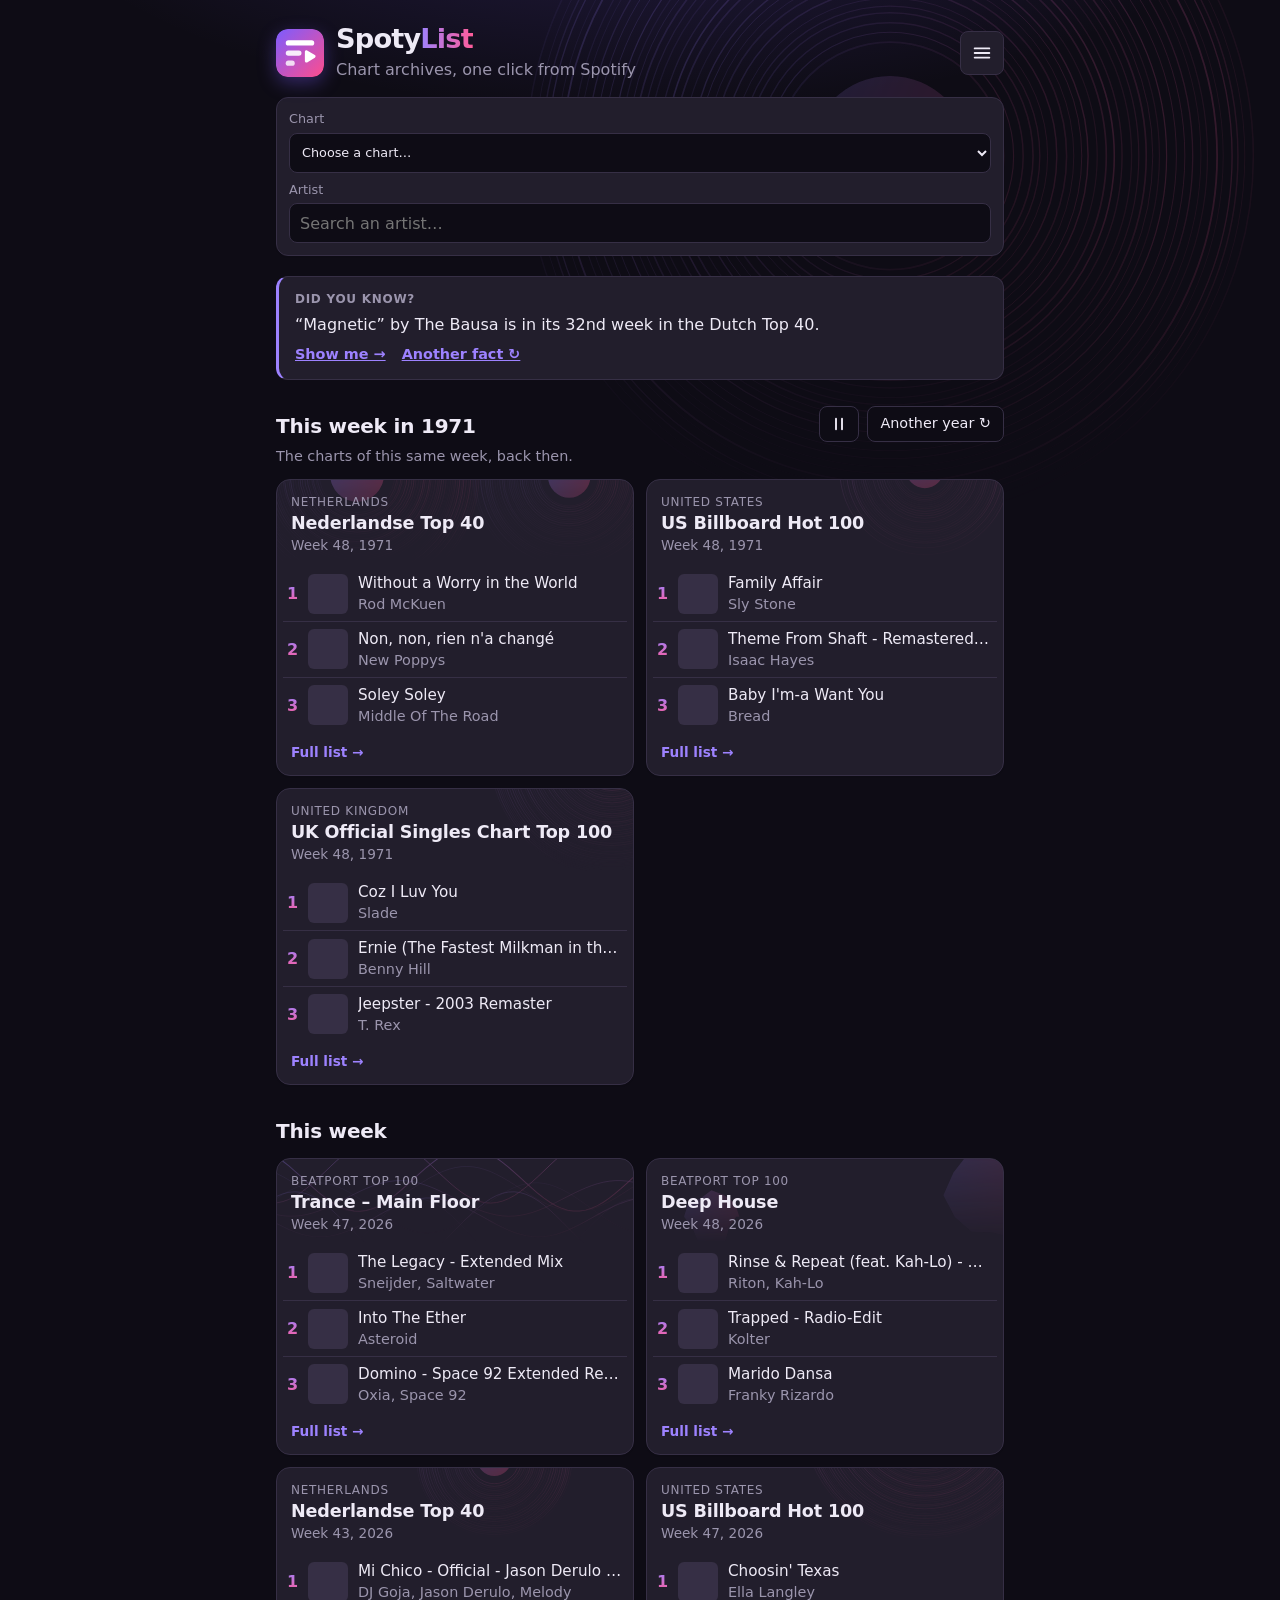
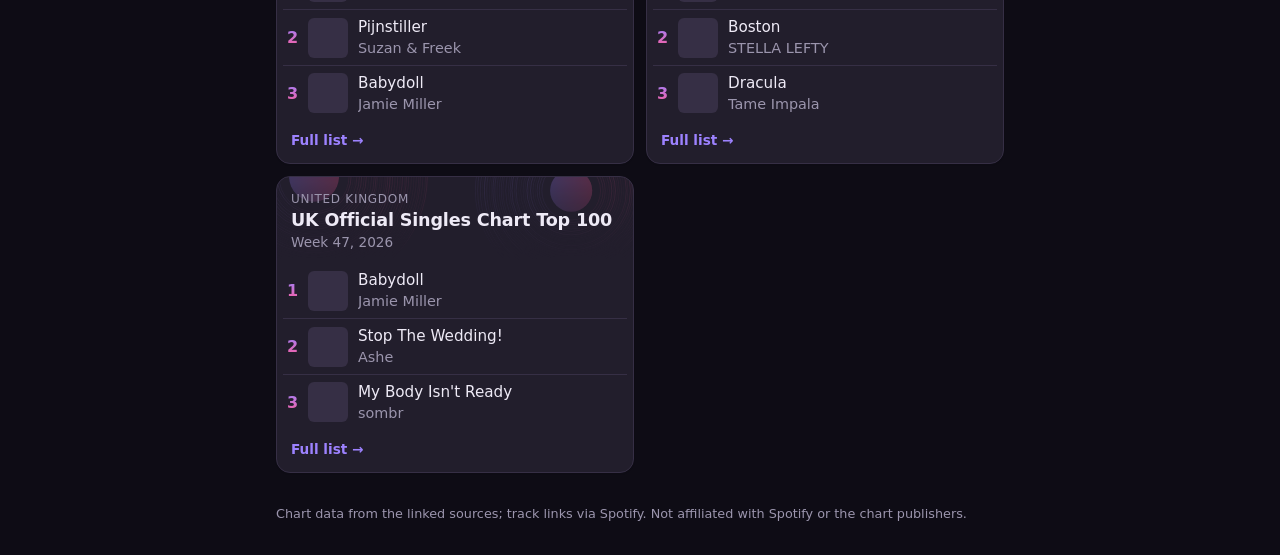
<file: index.html>
<!doctype html>
<html lang="en">
<head>
  <meta charset="utf-8">
  <meta name="viewport" content="width=device-width, initial-scale=1, viewport-fit=cover">
  <title>SpotyList</title>
  <meta name="description" content="Beatport genre Top 100s and music chart archives from the Netherlands, the UK and the US, linked to Spotify.">
  <link rel="icon" href="logo.svg" type="image/svg+xml">
  <!-- Installable app (Add to Home Screen): manifest, icon, and full screen on iOS. -->
  <link rel="manifest" href="manifest.webmanifest">
  <link rel="apple-touch-icon" href="icons/apple-touch-icon.png">
  <meta name="apple-mobile-web-app-capable" content="yes">
  <meta name="mobile-web-app-capable" content="yes">
  <meta name="apple-mobile-web-app-title" content="SpotyList">
  <meta name="apple-mobile-web-app-status-bar-style" content="black-translucent">
  <meta name="theme-color" id="theme-color" content="#0e0c15">
  <script>
    // Apply the theme before first paint, so the page does not flash in the wrong colours.
    // Dark unless the visitor chose Light or Auto (the system setting).
    var theme = 'dark';
    try { theme = localStorage.getItem('spotylist-theme') || 'dark'; } catch (e) {}
    if (theme === 'light' || theme === 'dark') document.documentElement.dataset.theme = theme;
  </script>
  <link rel="stylesheet" href="style.css">
  <script type="module" src="app.js"></script>
</head>
<body>
  <div id="backdrop" class="backdrop" aria-hidden="true"></div>
  <header class="top">
    <a class="brand home" href="#home" title="Home">
      <img class="logo" src="logo.svg" alt="" width="48" height="48">
      <div>
        <h1>Spoty<span class="wordmark-2">List</span></h1>
        <p class="tagline">Chart archives, one click from Spotify</p>
      </div>
    </a>
    <div class="menu" id="menu-root" data-page="charts"></div>
  </header>

  <main>
    <section class="controls" aria-label="Choose a chart">
      <label>Chart
        <select id="chart"></select>
      </label>
      <label id="year-field">Year
        <select id="year"></select>
      </label>
      <label id="period-field"><span id="period-label">Week</span>
        <select id="period"></select>
      </label>
      <div class="stepper">
        <button id="prev" type="button" aria-label="Previous">‹</button>
        <button id="next" type="button" aria-label="Next">›</button>
      </div>
      <div class="artist-search" role="search">
        <label for="artist-q">Artist</label>
        <input id="artist-q" type="search" placeholder="Search an artist…" autocomplete="off" autocapitalize="off" spellcheck="false"
          role="combobox" aria-autocomplete="list" aria-expanded="false" aria-controls="artist-results">
        <ul id="artist-results" class="artist-results" role="listbox" aria-label="Artists" hidden></ul>
      </div>
    </section>

    <section id="home" class="home" hidden>
      <aside class="fact" id="fact" aria-labelledby="fact-label" hidden>
        <p class="fact-label" id="fact-label">Did you know?</p>
        <p class="fact-text" id="fact-text" aria-live="polite"></p>
        <p class="fact-actions"><a id="fact-link" class="fact-link" hidden>Show me →</a><button type="button" id="fact-next" class="link-button" hidden>Another fact ↻</button></p>
      </aside>

      <div class="section-head">
        <h2 class="section-title" id="history-title">This week in history</h2>
        <div class="section-actions">
          <button type="button" id="history-pause" class="icon-only" aria-pressed="false" aria-label="Pause the years" title="Pause">
            <svg class="icon-pause" viewBox="0 0 24 24" width="18" height="18" aria-hidden="true"><path d="M8 5v14M16 5v14" stroke="currentColor" stroke-width="2.5" stroke-linecap="round"/></svg>
            <svg class="icon-play" viewBox="0 0 24 24" width="18" height="18" aria-hidden="true" hidden><path d="M8 5.5v13l10-6.5z" fill="currentColor"/></svg>
          </button>
          <button type="button" id="history-next">Another year ↻</button>
        </div>
      </div>
      <p class="section-sub" id="history-sub"></p>
      <div class="cards" id="home-history"></div>

      <h2 class="section-title">This week</h2>
      <div class="cards" id="home-week"></div>
    </section>

    <section class="list-head" id="list-head" hidden>
      <div>
        <img class="artist-photo" id="artist-photo" alt="" width="64" height="64" hidden>
        <h2 id="list-title"></h2>
        <p class="meta"><span id="list-stats"></span><span id="list-source-wrap"> · <a id="list-source" target="_blank" rel="noopener">source</a></span></p>
      </div>
      <div class="actions">
        <button id="copy" type="button" class="primary">Copy Spotify links</button>
        <button id="playlist" type="button" class="primary icon-button" aria-label="Save as a playlist in Spotify" title="Save as a playlist in Spotify" hidden>
          <svg class="icon-add" viewBox="0 0 24 24" width="22" height="22" aria-hidden="true"><path d="M12 5v14M5 12h14" stroke="currentColor" stroke-width="2.5" stroke-linecap="round"/></svg>
          <svg class="icon-update" viewBox="0 0 24 24" width="22" height="22" aria-hidden="true" hidden><path d="M19.5 12a7.5 7.5 0 1 1-2.2-5.3M19.5 4.5v4.2h-4.2" fill="none" stroke="currentColor" stroke-width="2.3" stroke-linecap="round" stroke-linejoin="round"/></svg>
          <svg class="icon-saved" viewBox="0 0 24 24" width="22" height="22" aria-hidden="true" hidden><path d="M5 12.5l4.5 4.5L19 7.5" fill="none" stroke="currentColor" stroke-width="2.5" stroke-linecap="round" stroke-linejoin="round"/></svg>
        </button>
      </div>
      <p class="meta list-about" id="list-about" hidden></p>
      <nav class="chart-tabs" id="artist-tabs" aria-label="Charts" hidden></nav>
      <div class="career" id="artist-career" hidden></div>
    </section>
    <p class="hint" id="playlist-hint" role="status" hidden></p>
    <p class="hint" id="copy-hint" hidden>
      Copied. In the Spotify <strong>desktop</strong> app, open or create a playlist and paste (Ctrl/Cmd + V) to add all tracks.
    </p>

    <p id="status" class="status" role="status"></p>
    <ol id="tracks" class="tracks"></ol>
  </main>

  <footer>
    Chart data from the linked sources; track links via Spotify. Not affiliated with Spotify or the chart publishers.
  </footer>
</body>
</html>
</file>
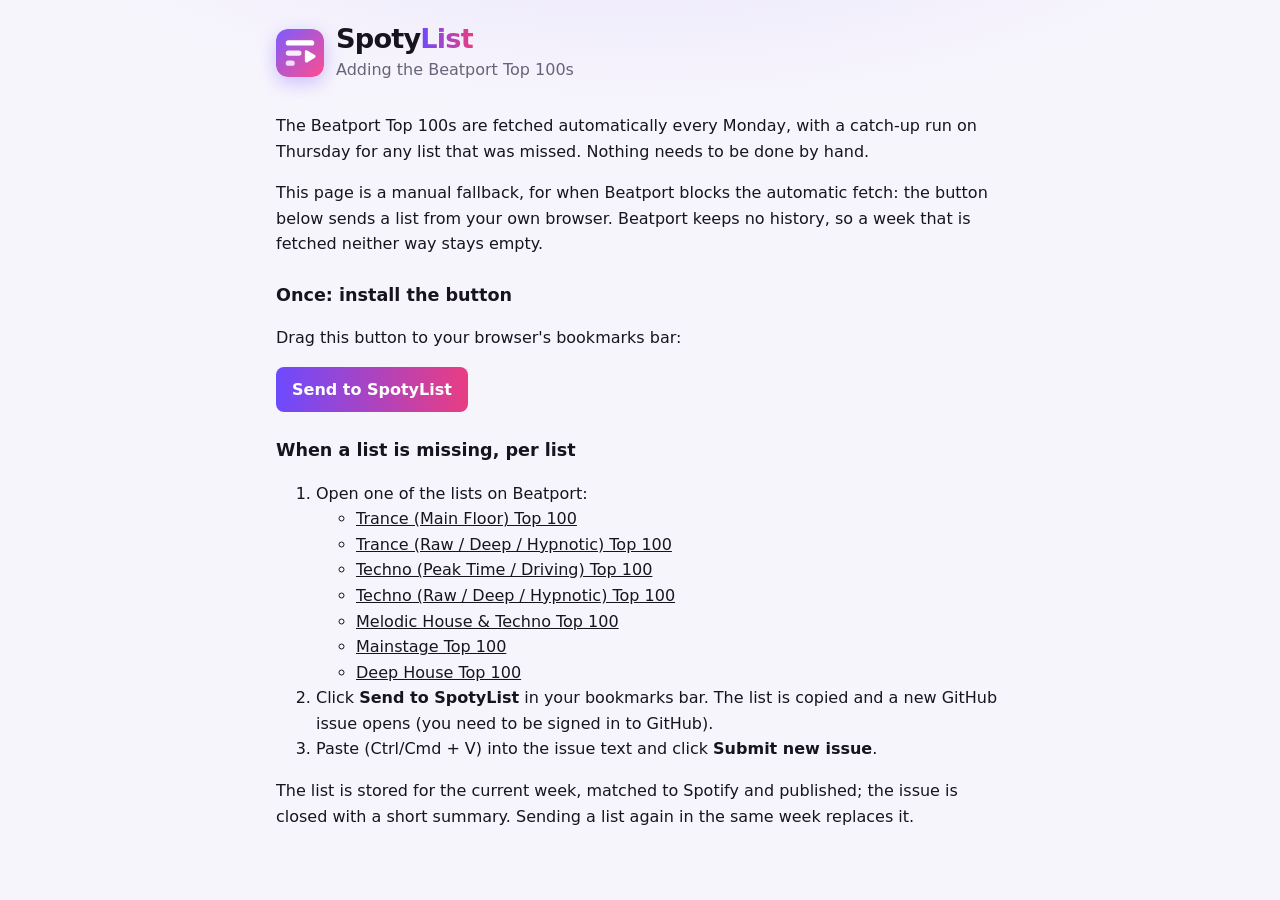
<file: beatport.html>
<!doctype html>
<html lang="en">
<head>
  <meta charset="utf-8">
  <meta name="viewport" content="width=device-width, initial-scale=1">
  <title>Beatport lists · SpotyList</title>
  <script>
    try {
      var theme = localStorage.getItem('spotylist-theme');
      if (theme === 'light' || theme === 'dark') document.documentElement.dataset.theme = theme;
    } catch (e) {}
  </script>
  <link rel="icon" href="logo.svg" type="image/svg+xml">
  <link rel="stylesheet" href="style.css">
  <script type="module" src="beatport.js"></script>
</head>
<body>
  <header class="top">
    <a href="./" class="brand home">
      <img class="logo" src="logo.svg" alt="" width="48" height="48">
      <div>
        <h1>Spoty<span class="wordmark-2">List</span></h1>
        <p class="tagline">Adding the Beatport Top 100s</p>
      </div>
    </a>
  </header>

  <main class="prose">
    <p>
      The Beatport Top 100s are fetched automatically every Monday, with a catch-up run on
      Thursday for any list that was missed. Nothing needs to be done by hand.
    </p>
    <p>
      This page is a manual fallback, for when Beatport blocks the automatic fetch: the button
      below sends a list from your own browser. Beatport keeps no history, so a week that is
      fetched neither way stays empty.
    </p>

    <h2>Once: install the button</h2>
    <p>Drag this button to your browser's bookmarks bar:</p>
    <p><a id="bookmarklet" class="bookmarklet" href="#">Send to SpotyList</a></p>

    <h2>When a list is missing, per list</h2>
    <ol>
      <li>Open one of the lists on Beatport:
        <ul>
          <li><a href="https://www.beatport.com/genre/trance-main-floor/7/top-100" target="_blank" rel="noopener">Trance (Main Floor) Top 100</a></li>
          <li><a href="https://www.beatport.com/genre/trance-raw-deep-hypnotic/99/top-100" target="_blank" rel="noopener">Trance (Raw / Deep / Hypnotic) Top 100</a></li>
          <li><a href="https://www.beatport.com/genre/techno-peak-time-driving/6/top-100" target="_blank" rel="noopener">Techno (Peak Time / Driving) Top 100</a></li>
          <li><a href="https://www.beatport.com/genre/techno-raw-deep-hypnotic/92/top-100" target="_blank" rel="noopener">Techno (Raw / Deep / Hypnotic) Top 100</a></li>
          <li><a href="https://www.beatport.com/genre/melodic-house-techno/90/top-100" target="_blank" rel="noopener">Melodic House &amp; Techno Top 100</a></li>
          <li><a href="https://www.beatport.com/genre/mainstage/96/top-100" target="_blank" rel="noopener">Mainstage Top 100</a></li>
          <li><a href="https://www.beatport.com/genre/deep-house/12/top-100" target="_blank" rel="noopener">Deep House Top 100</a></li>
        </ul>
      </li>
      <li>Click <strong>Send to SpotyList</strong> in your bookmarks bar. The list is copied and a
        new GitHub issue opens (you need to be signed in to GitHub).</li>
      <li>Paste (Ctrl/Cmd + V) into the issue text and click <strong>Submit new issue</strong>.</li>
    </ol>
    <p>
      The list is stored for the current week, matched to Spotify and published; the issue is
      closed with a short summary. Sending a list again in the same week replaces it.
    </p>
  </main>
</body>
</html>
</file>
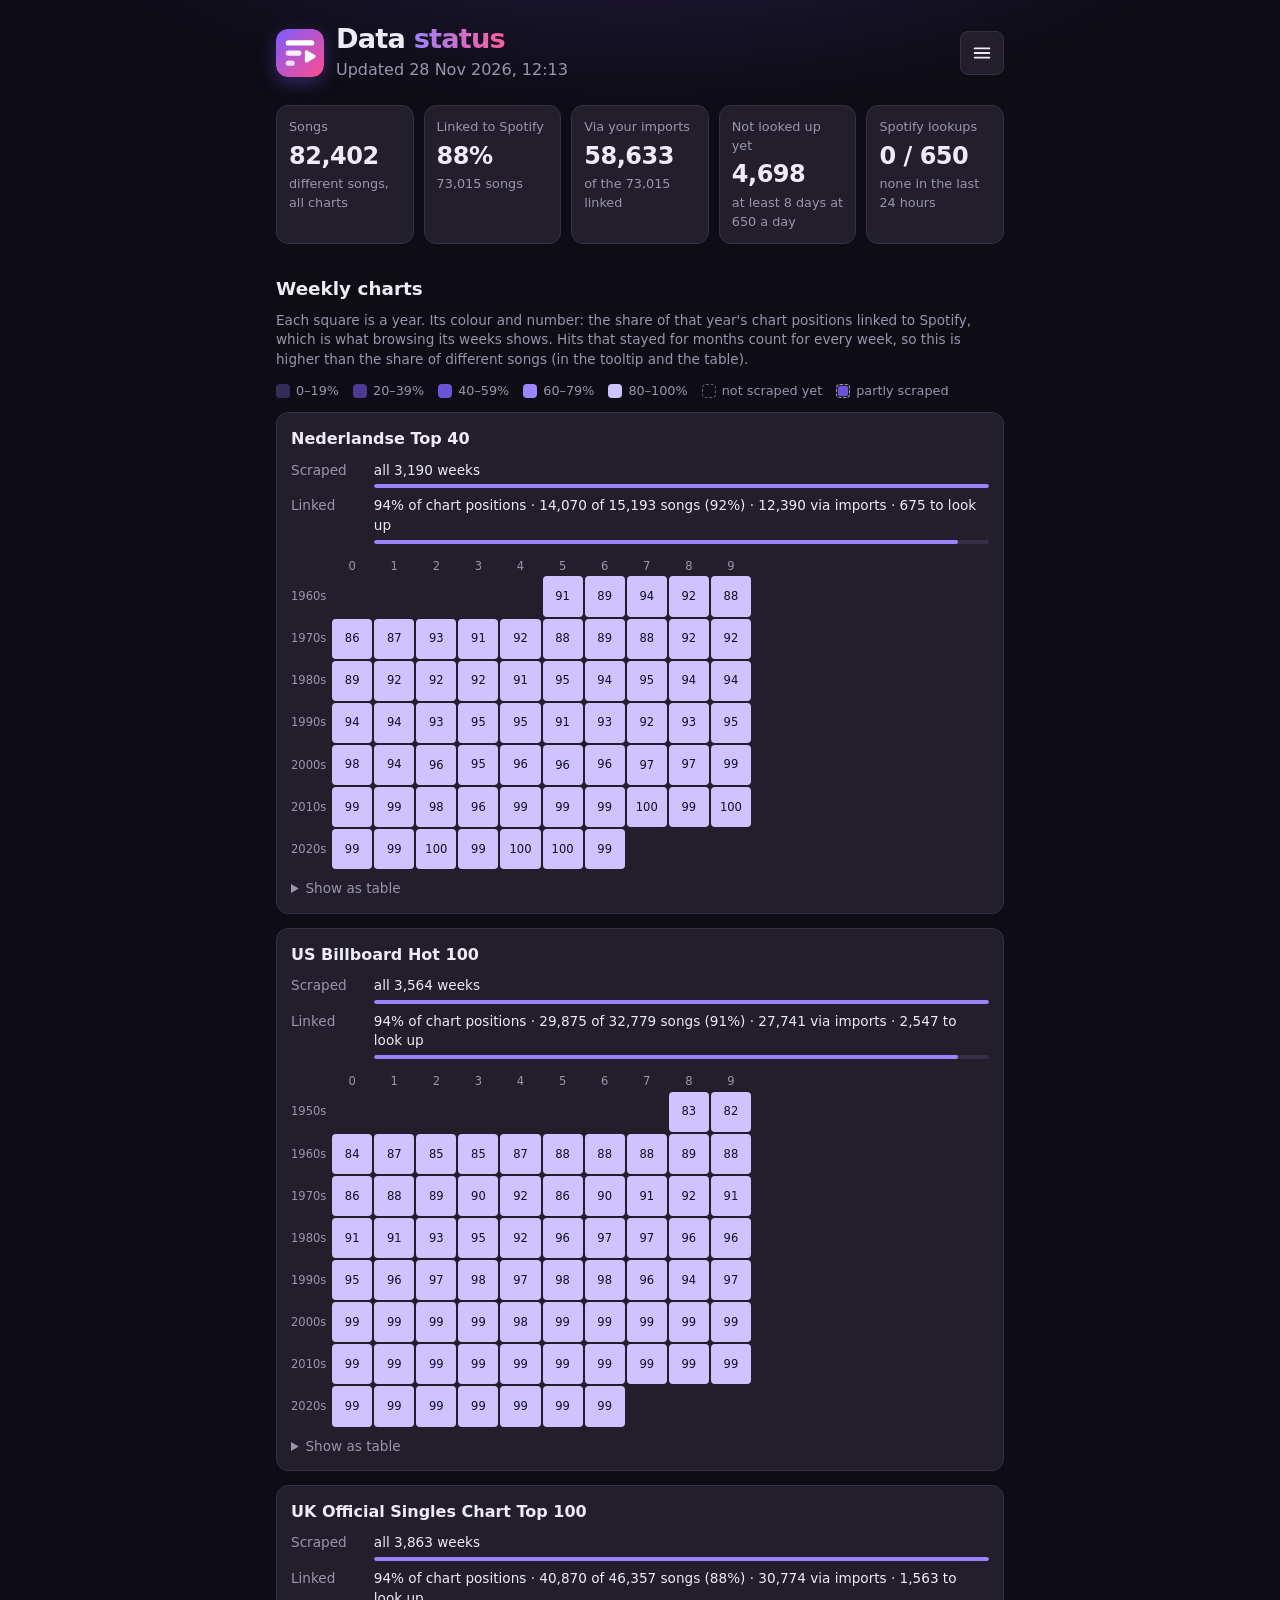
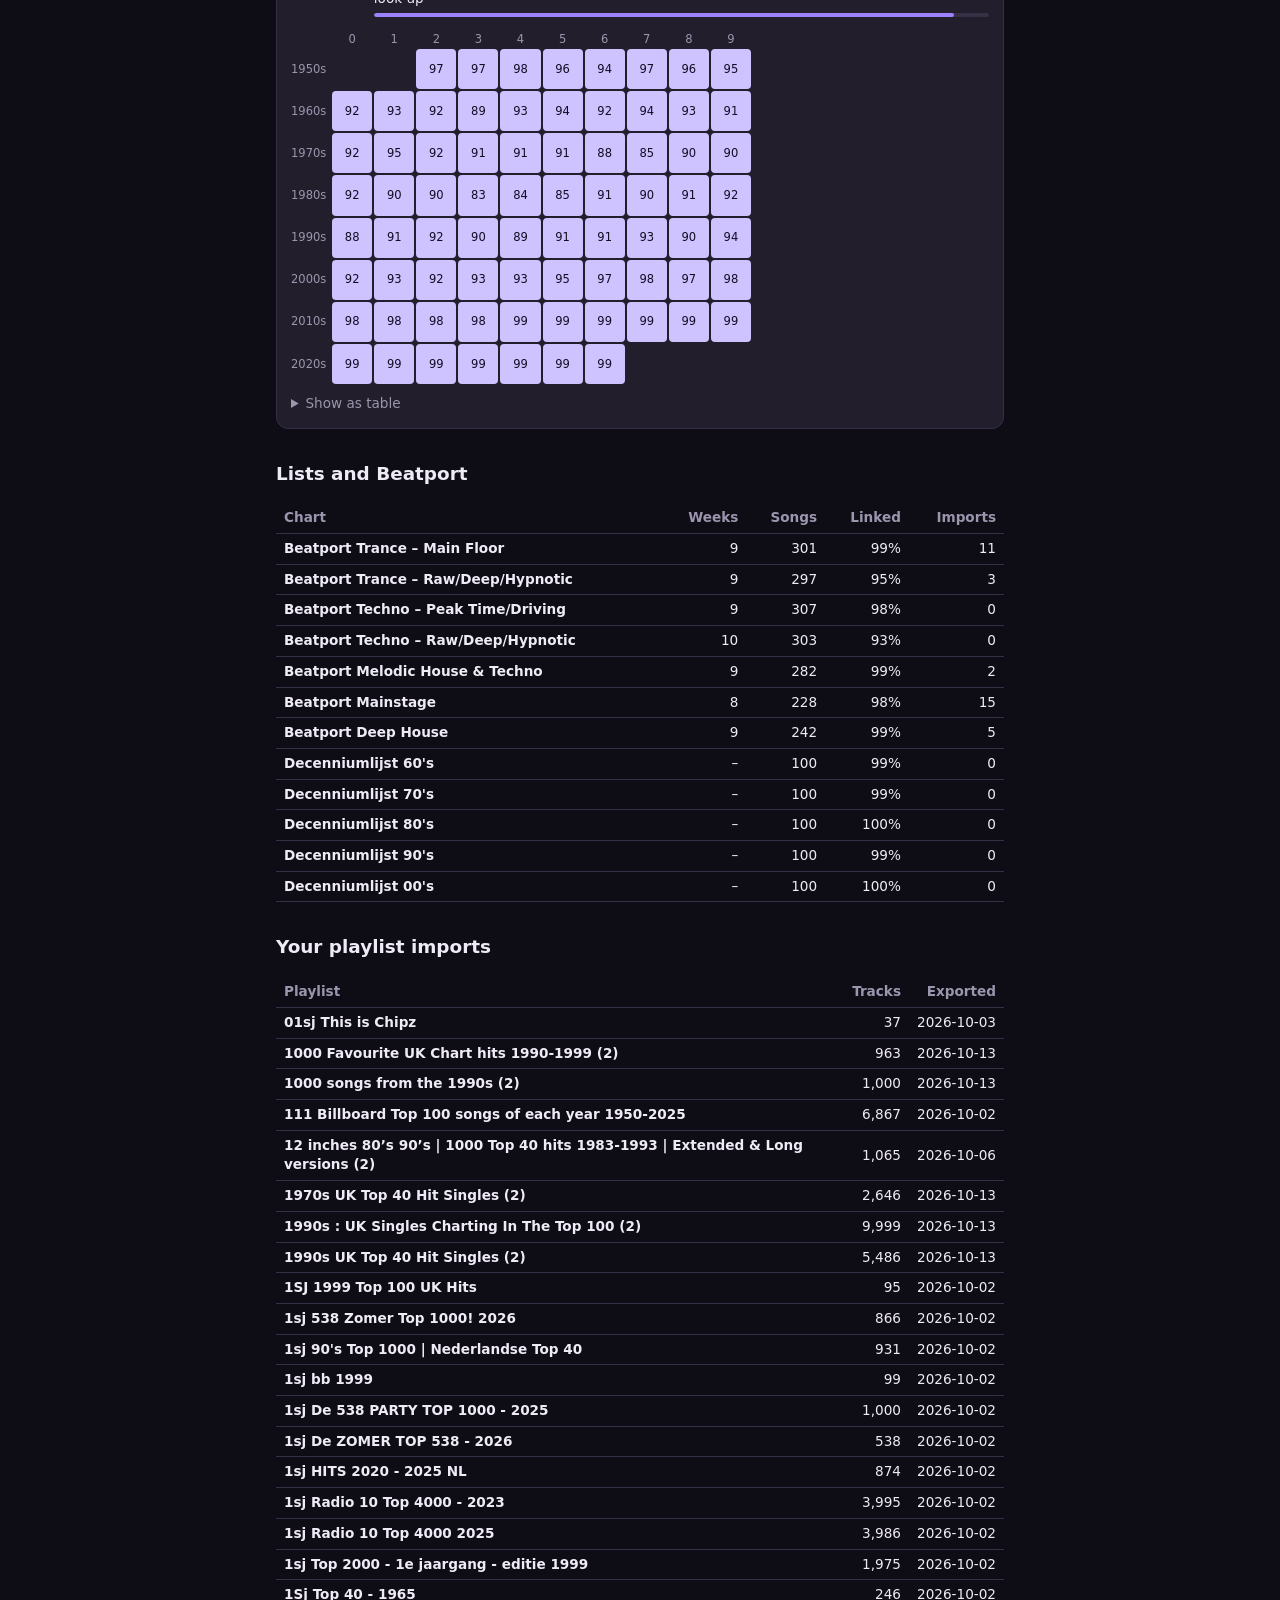
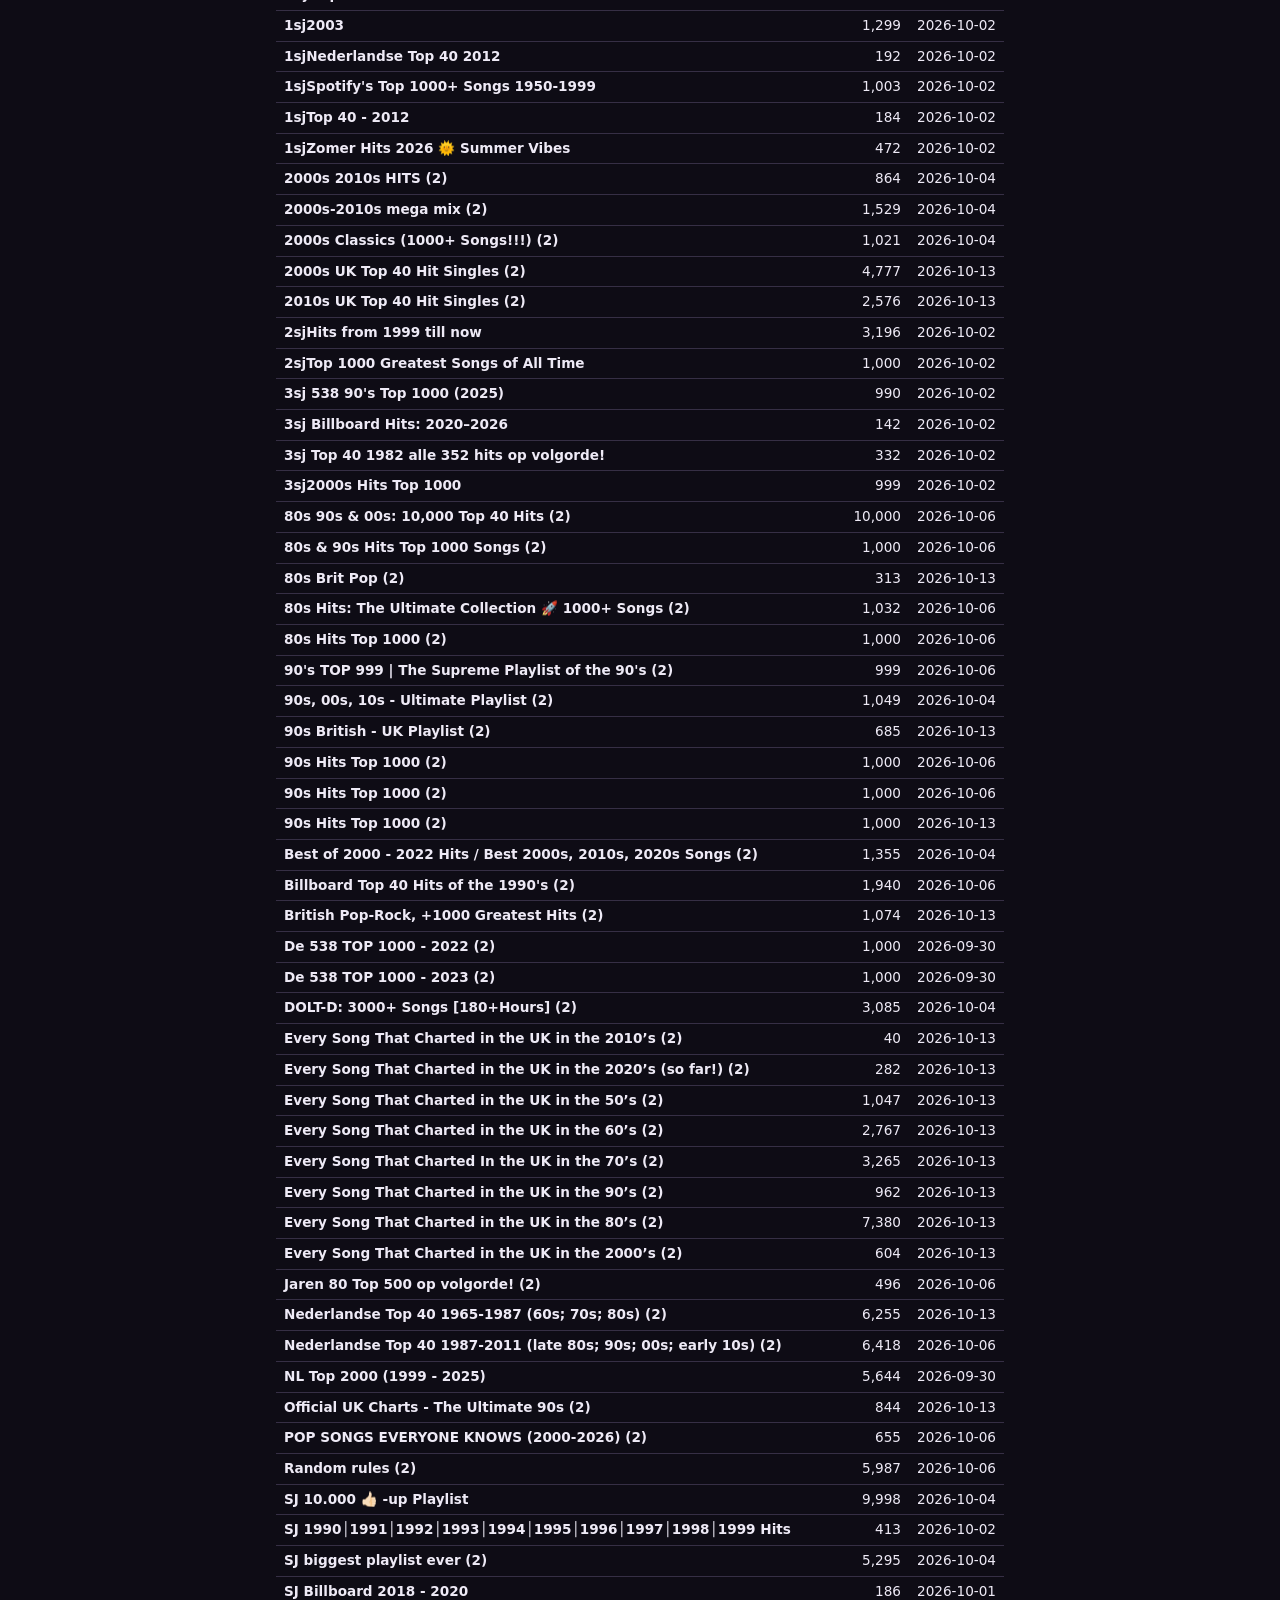
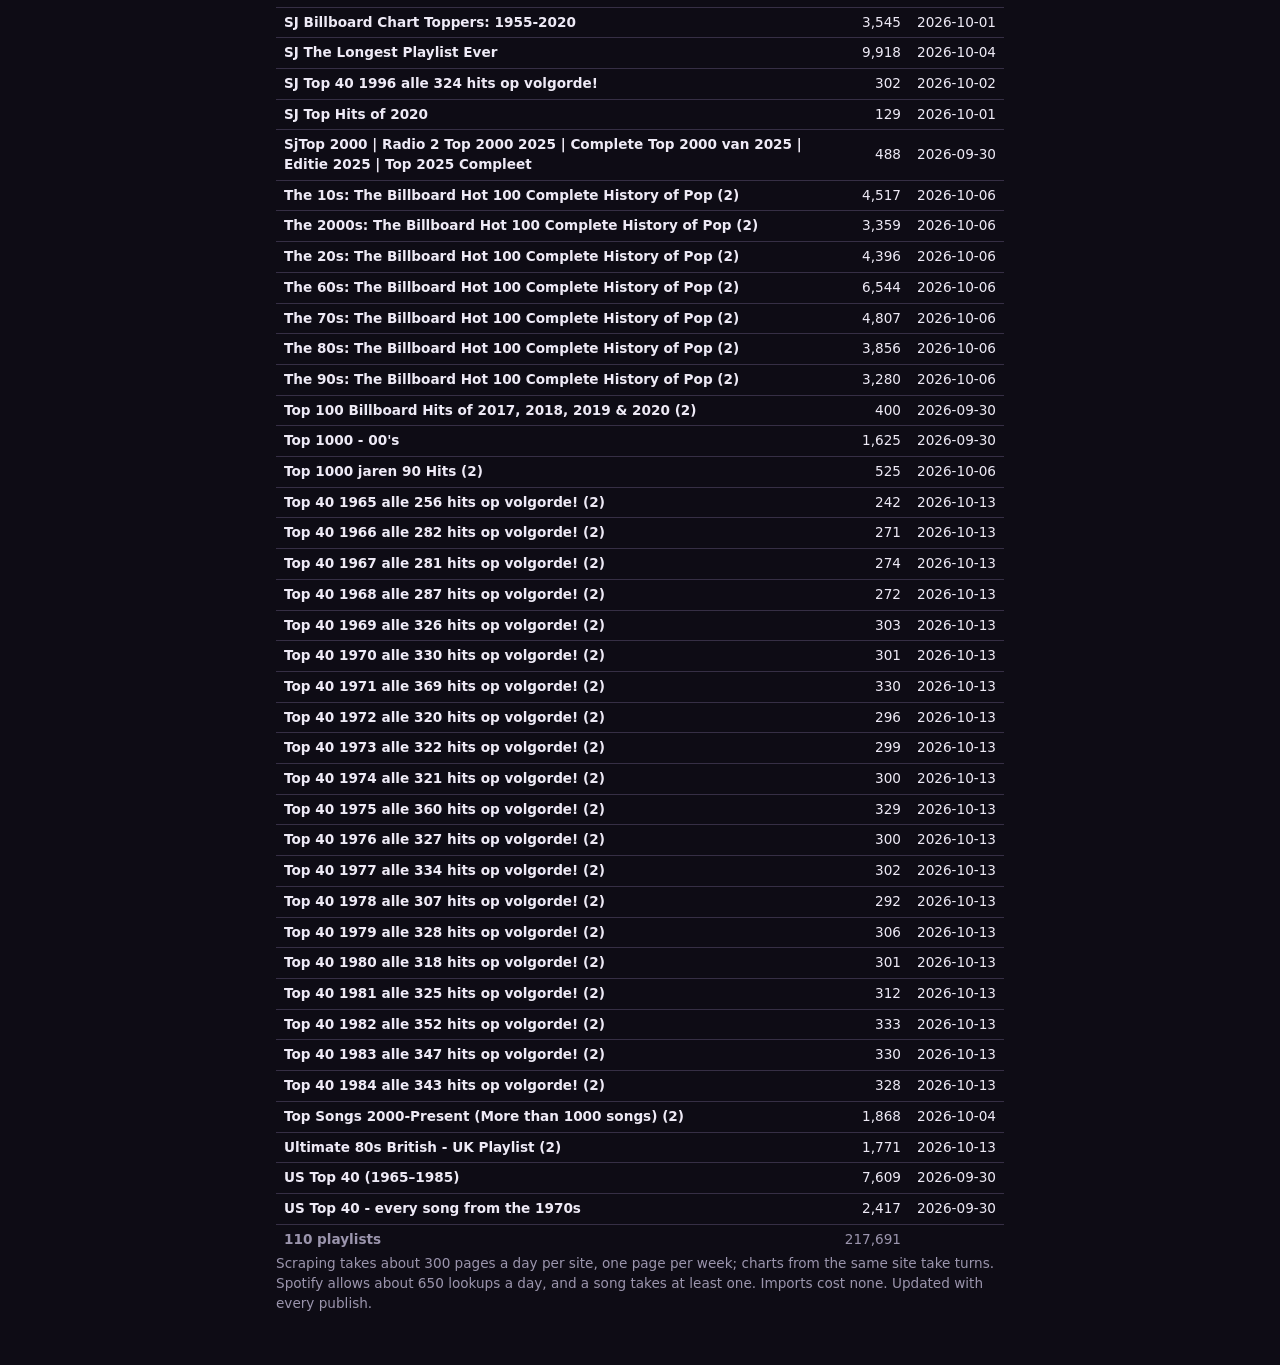
<file: status.html>
<!doctype html>
<html lang="en">
<head>
  <meta charset="utf-8">
  <meta name="viewport" content="width=device-width, initial-scale=1, viewport-fit=cover">
  <title>Data status · SpotyList</title>
  <meta name="robots" content="noindex">
  <link rel="icon" href="logo.svg" type="image/svg+xml">
  <meta name="theme-color" id="theme-color" content="#0e0c15">
  <script>
    // Same theme as the rest of the site (index.html), before first paint.
    var theme = 'dark';
    try { theme = localStorage.getItem('spotylist-theme') || 'dark'; } catch (e) {}
    if (theme === 'light' || theme === 'dark') document.documentElement.dataset.theme = theme;
  </script>
  <link rel="stylesheet" href="style.css">
  <script type="module" src="menu.js"></script>
  <link rel="stylesheet" href="status.css">
  <script type="module" src="status.js"></script>
</head>
<body>
  <header class="top">
    <a class="brand" href="./" title="Back to SpotyList">
      <img class="logo" src="logo.svg" alt="" width="48" height="48">
      <div>
        <h1>Data <span class="wordmark-2">status</span></h1>
        <p class="tagline" id="built">Loading…</p>
      </div>
    </a>
    <div class="menu" id="menu-root" data-page="status"></div>
  </header>
  <main id="status">
    <section class="status-tiles" id="tiles" aria-label="Totals"></section>
    <section id="weekly" aria-labelledby="weekly-title">
      <h2 id="weekly-title">Weekly charts</h2>
      <p class="status-note">Each square is a year. Its colour and number: the share of that year's chart positions linked to Spotify, which is what browsing its weeks shows. Hits that stayed for months count for every week, so this is higher than the share of different songs (in the tooltip and the table).</p>
      <div class="status-legend" id="legend"></div>
      <div id="weekly-charts"></div>
    </section>
    <section aria-labelledby="lists-title">
      <h2 id="lists-title">Lists and Beatport</h2>
      <div class="status-table-wrap" id="lists"></div>
    </section>
    <section aria-labelledby="imports-title">
      <h2 id="imports-title">Your playlist imports</h2>
      <div class="status-table-wrap" id="imports"></div>
    </section>
    <p class="status-note" id="about"></p>
  </main>
  <div class="status-tip" id="tip" role="tooltip" hidden></div>
</body>
</html>
</file>
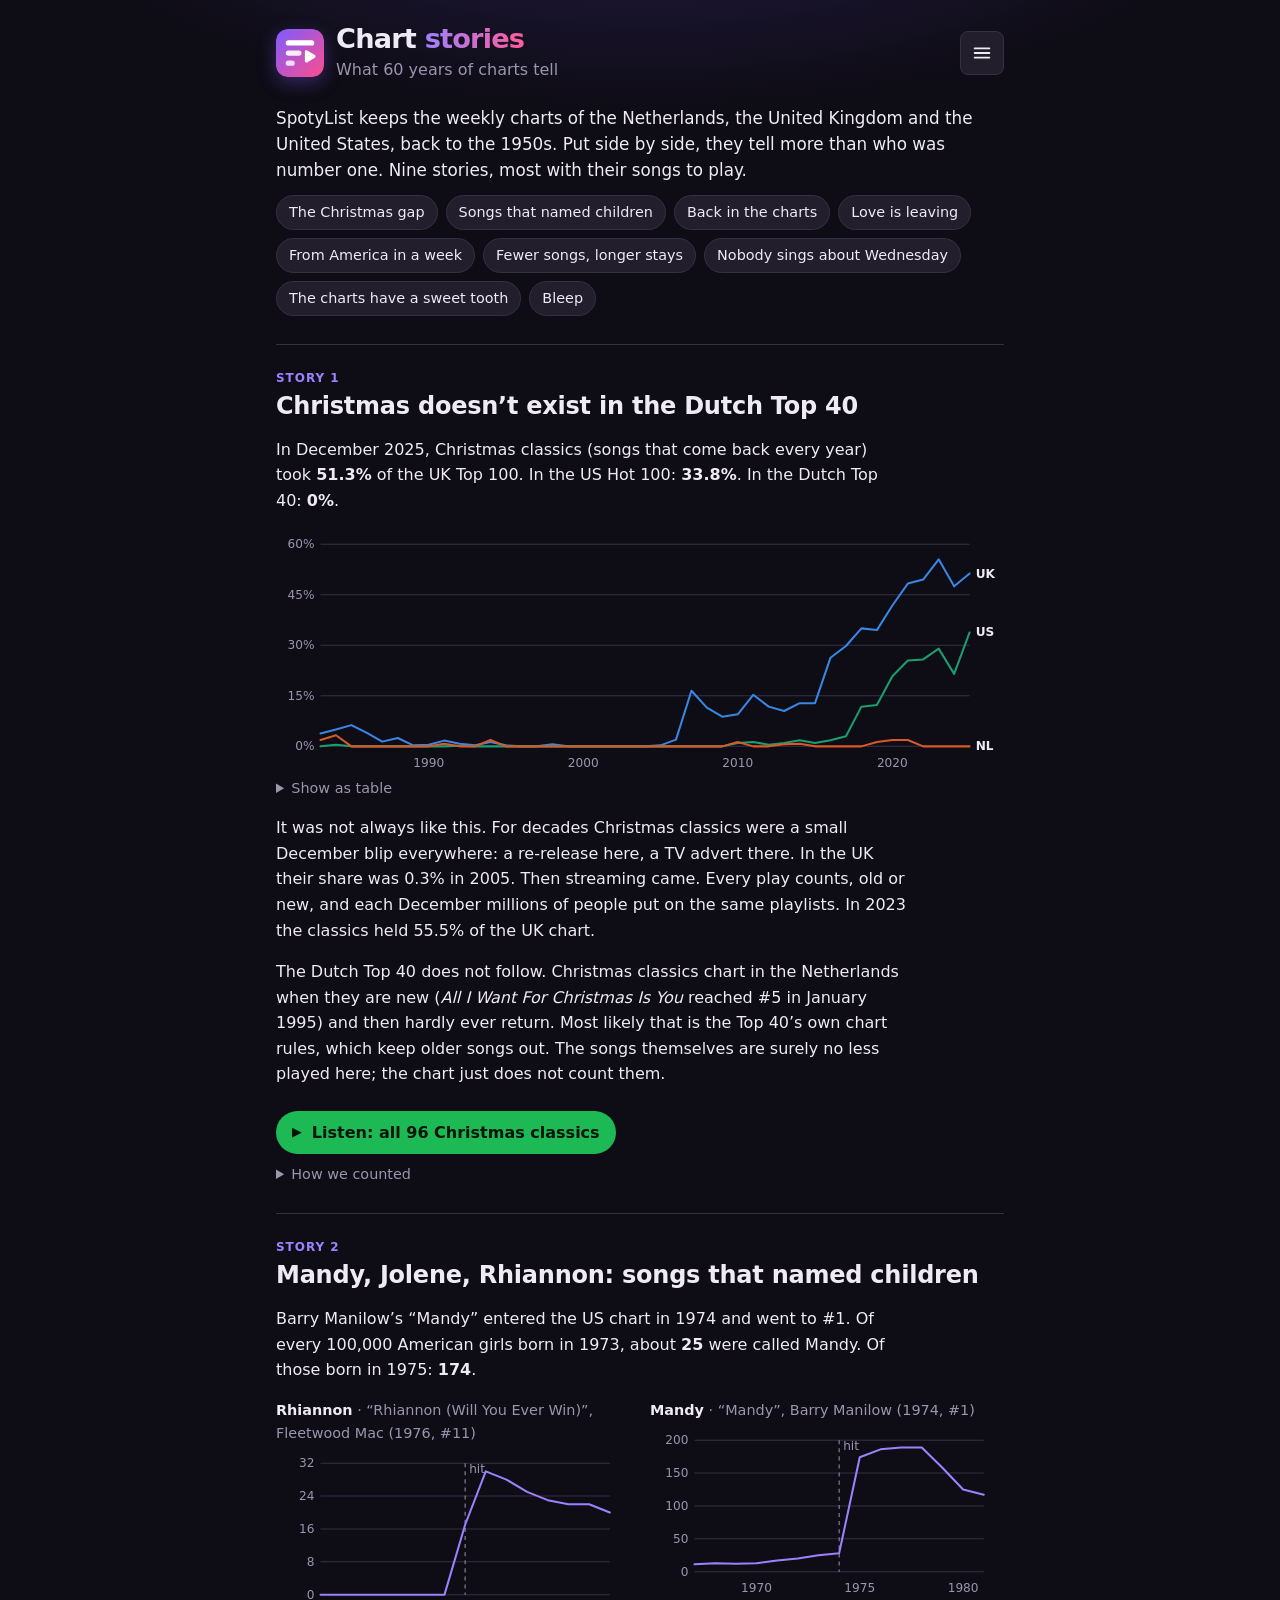
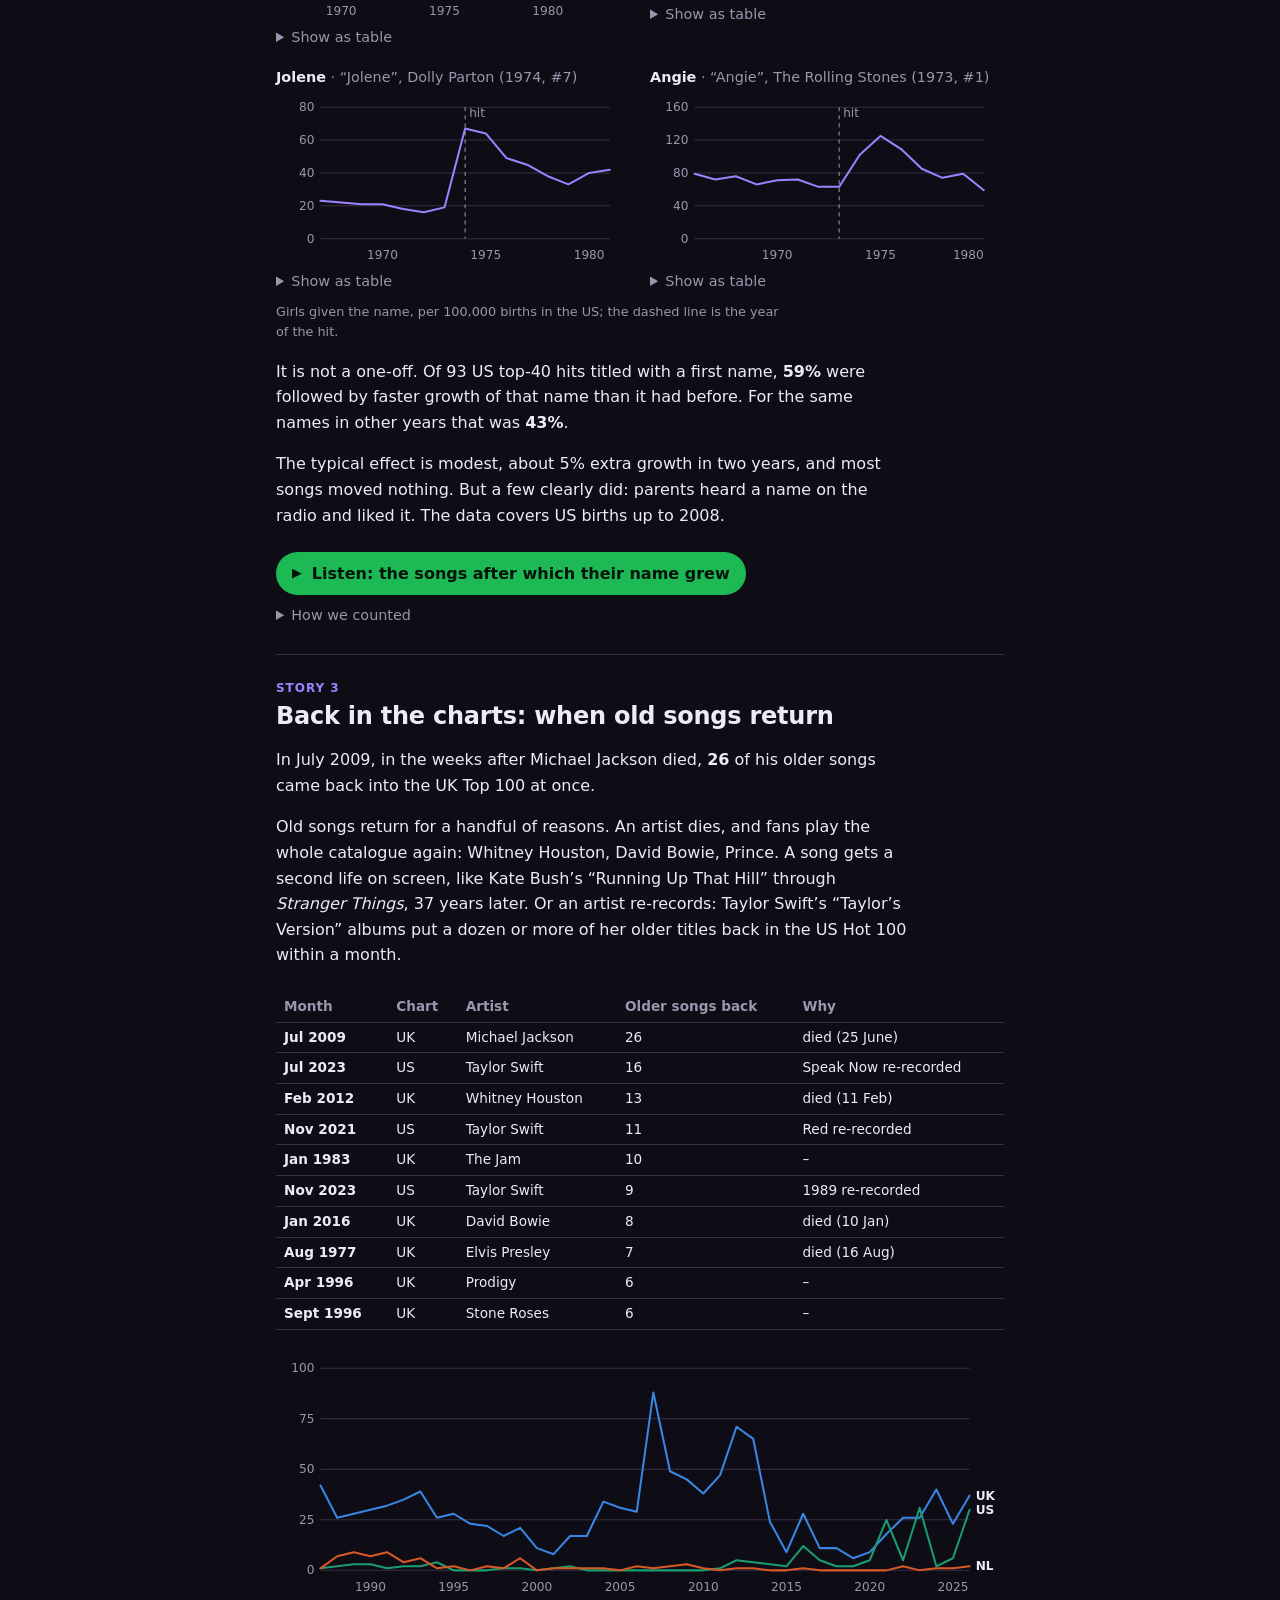
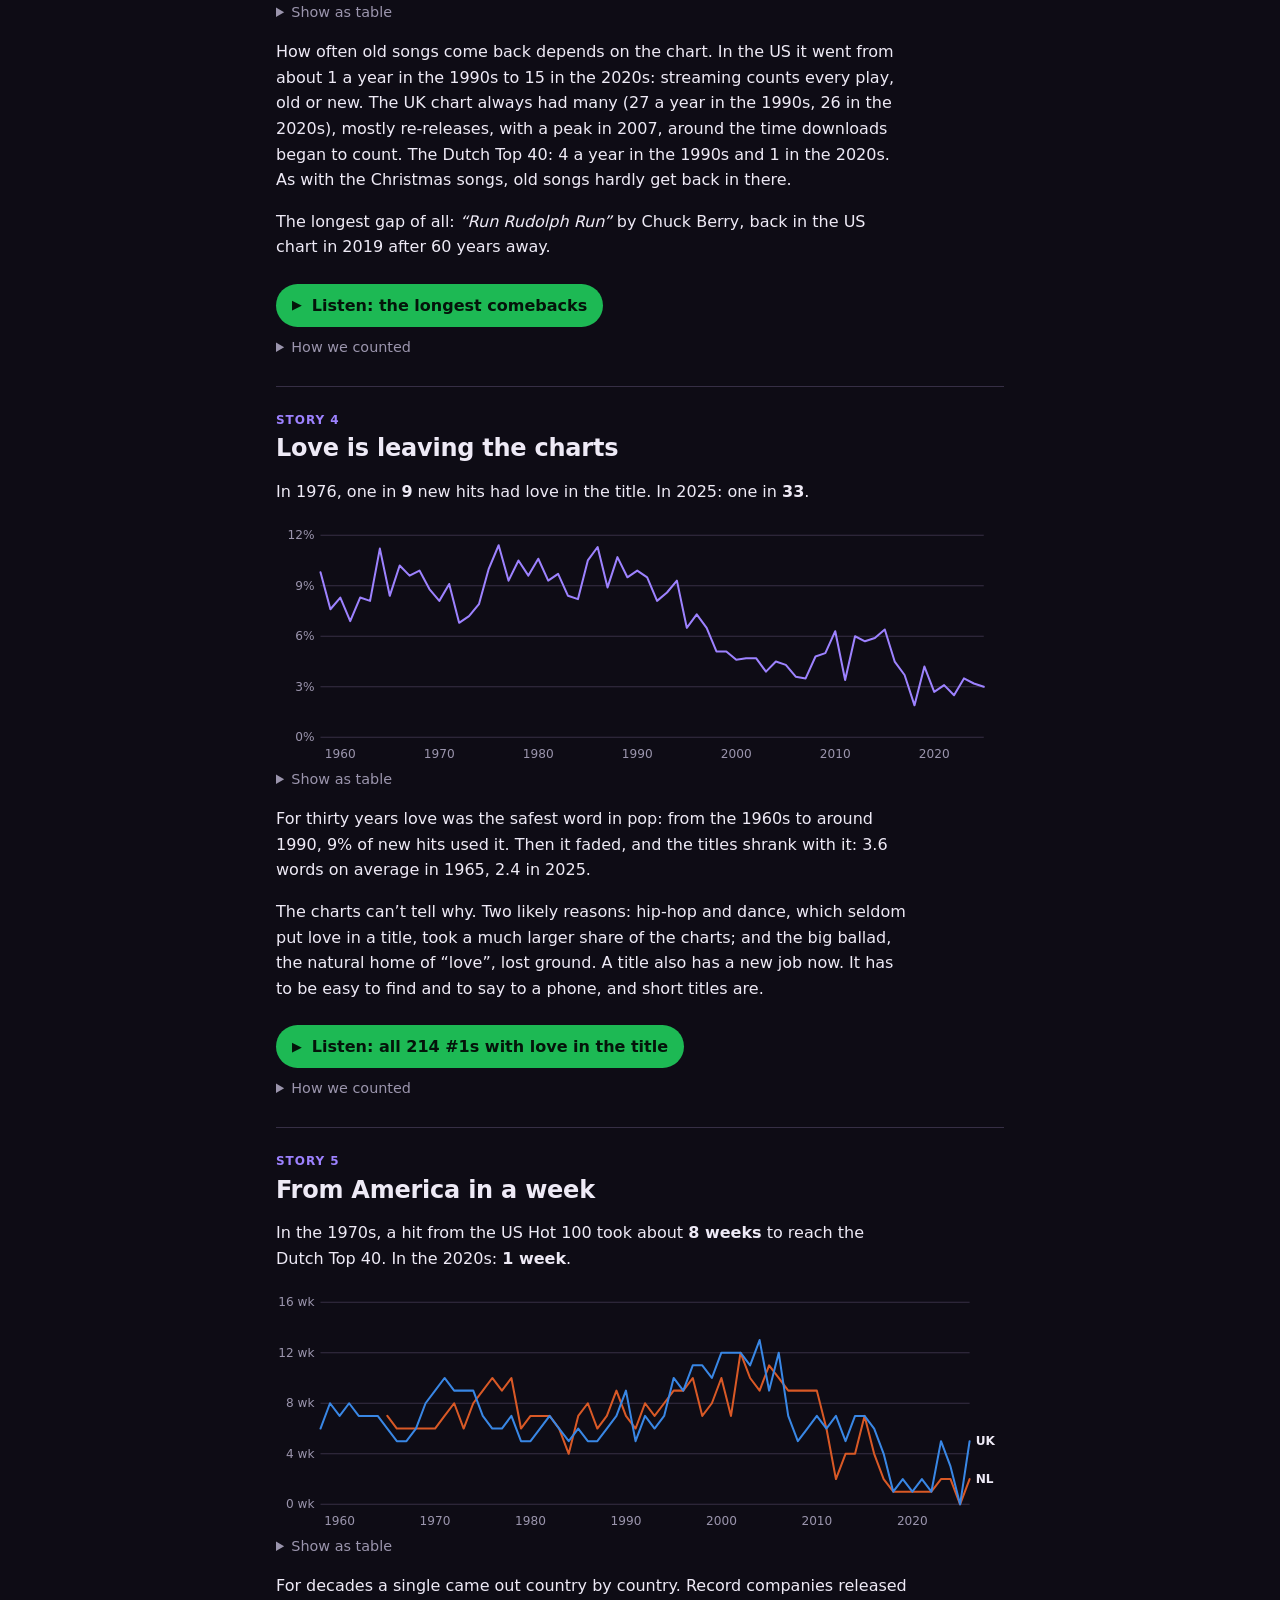
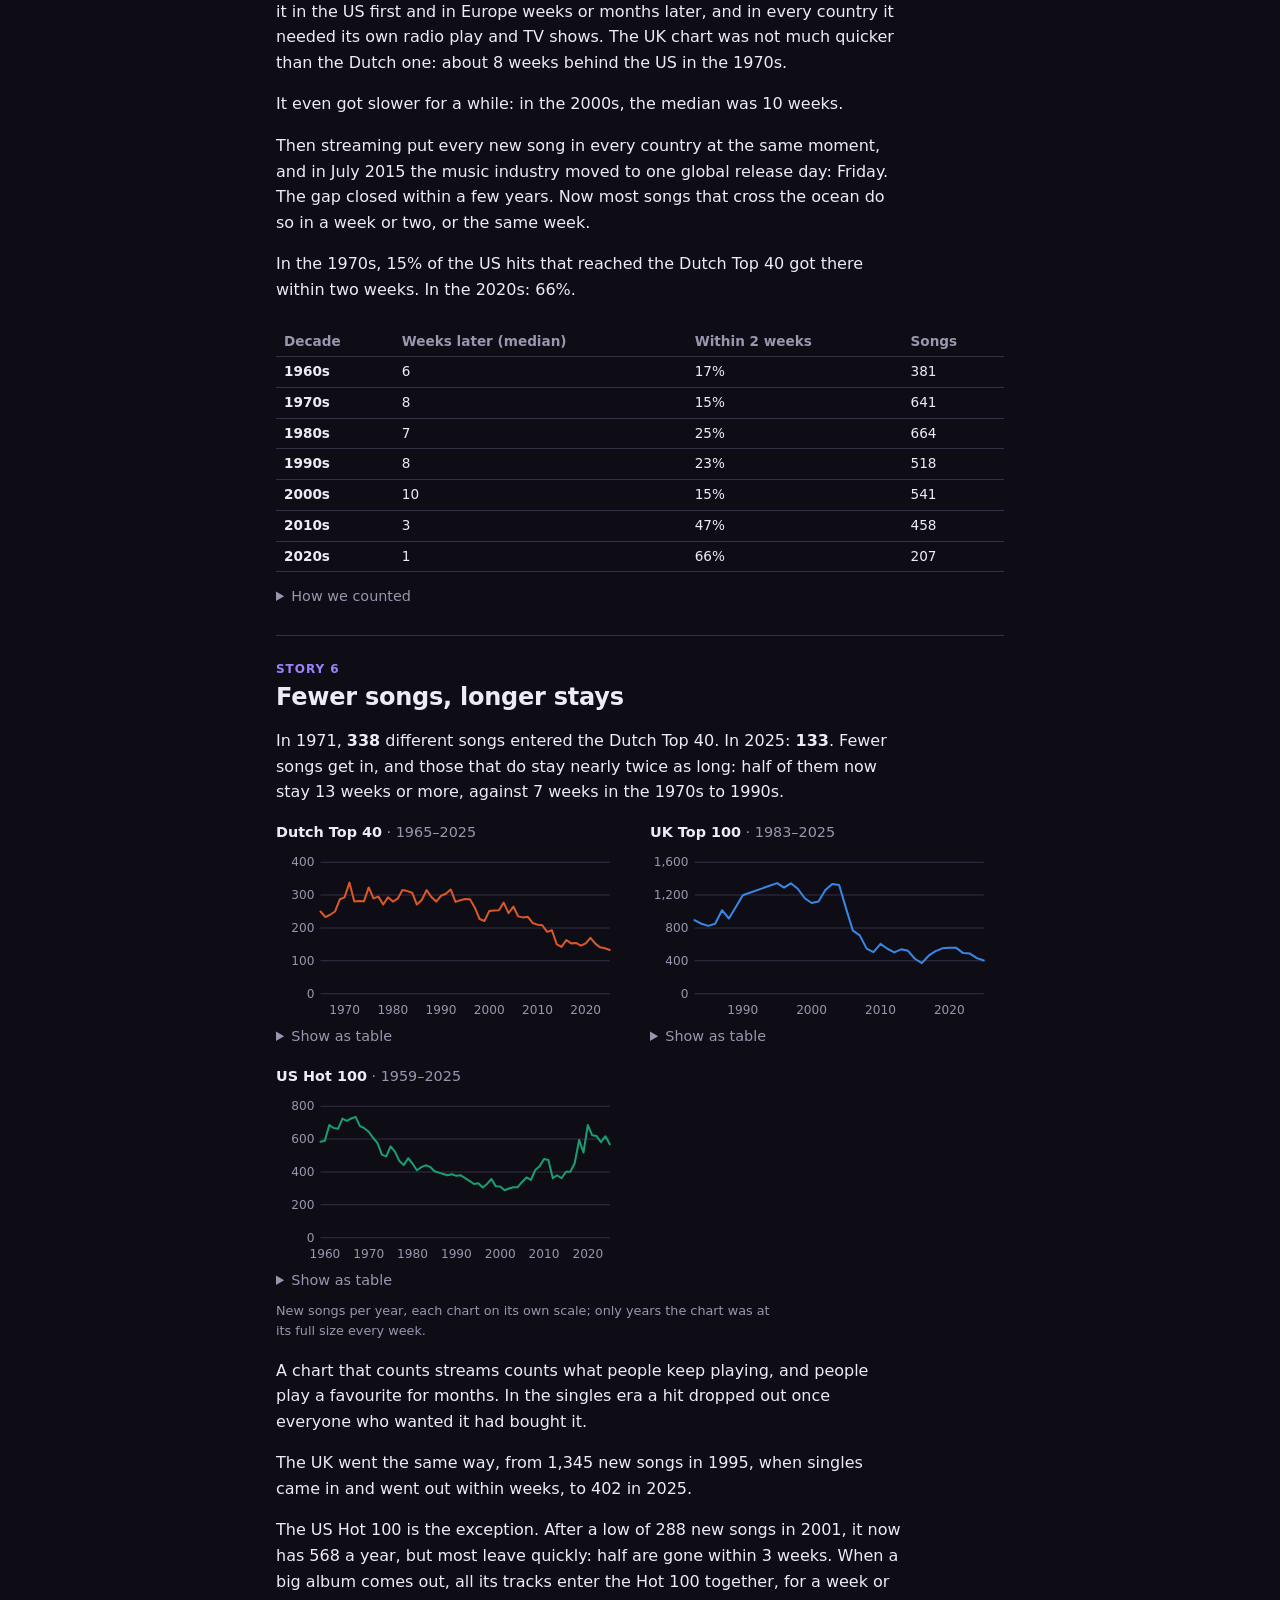
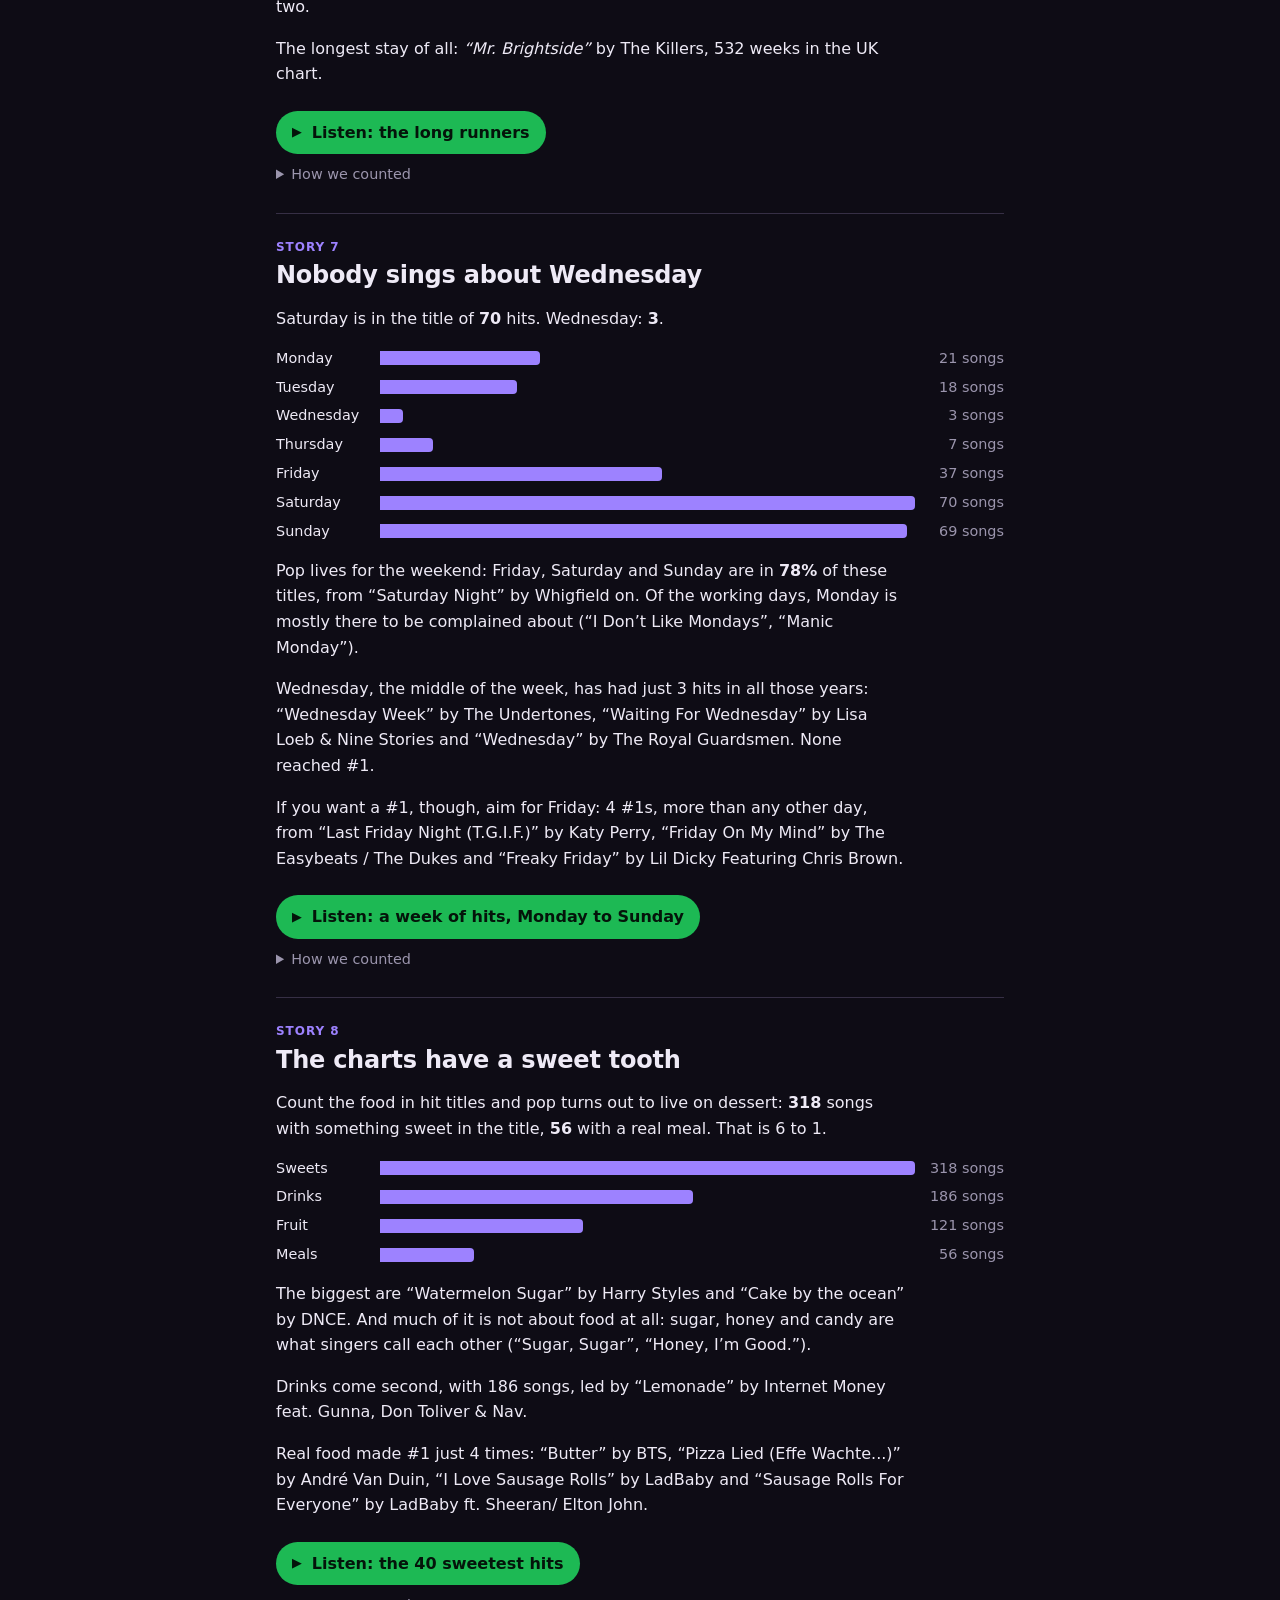
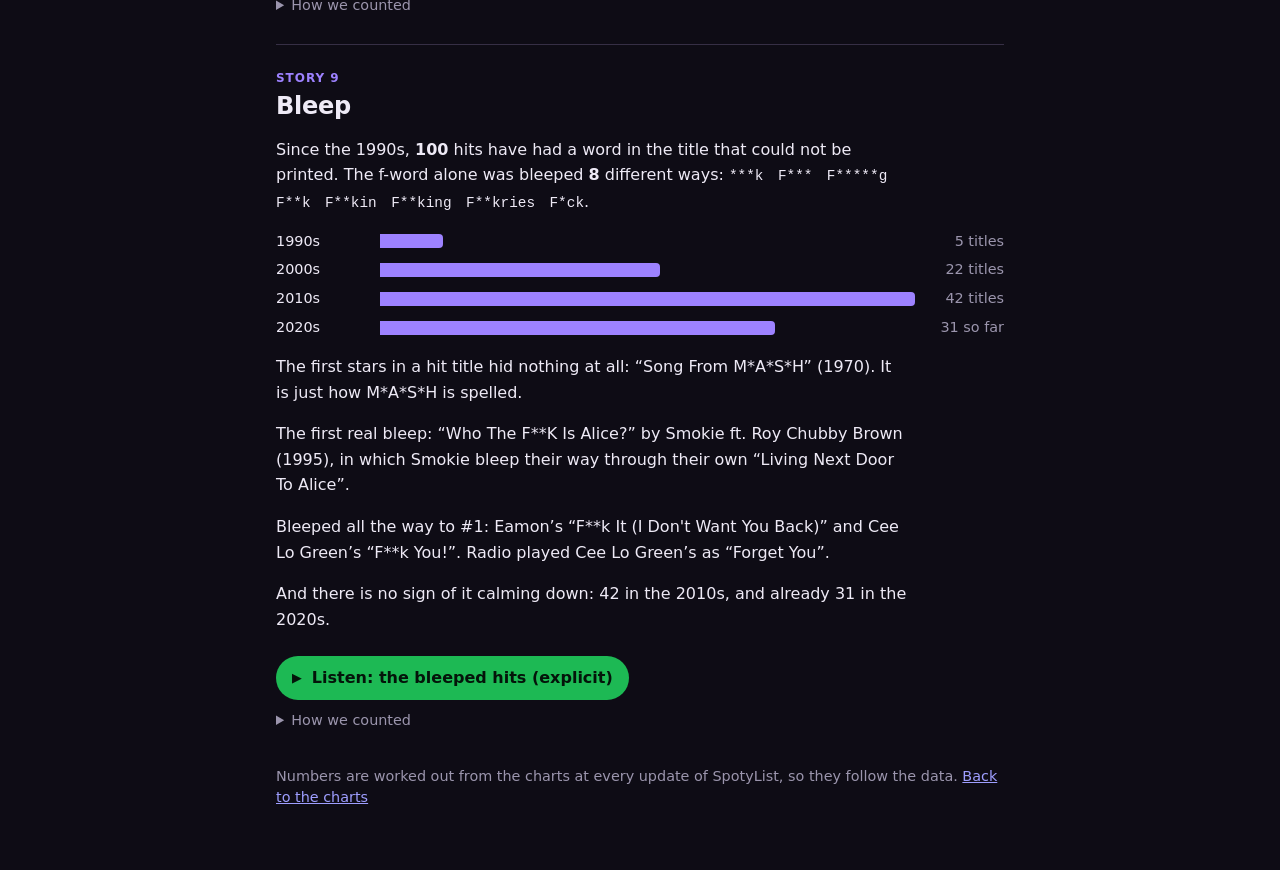
<file: stories.html>
<!doctype html>
<html lang="en">
<head>
  <meta charset="utf-8">
  <meta name="viewport" content="width=device-width, initial-scale=1, viewport-fit=cover">
  <title>Chart stories · SpotyList</title>
  <meta name="description" content="What 60 years of Dutch, British and American charts tell: Christmas songs, baby names, comebacks, love songs, how fast hits travel, how long they stay, the days of the week, the sweets they sing about and the words they bleep.">
  <link rel="icon" href="logo.svg" type="image/svg+xml">
  <meta name="theme-color" id="theme-color" content="#0e0c15">
  <script>
    // Same theme as the rest of the site (index.html), before first paint.
    var theme = 'dark';
    try { theme = localStorage.getItem('spotylist-theme') || 'dark'; } catch (e) {}
    if (theme === 'light' || theme === 'dark') document.documentElement.dataset.theme = theme;
  </script>
  <link rel="stylesheet" href="style.css">
  <script type="module" src="menu.js"></script>
  <link rel="stylesheet" href="stories.css">
  <script type="module" src="stories.js"></script>
</head>
<body>
  <header class="top">
    <a class="brand" href="./" title="Back to SpotyList">
      <img class="logo" src="logo.svg" alt="" width="48" height="48">
      <div>
        <h1>Chart <span class="wordmark-2">stories</span></h1>
        <p class="tagline">What 60 years of charts tell</p>
      </div>
    </a>
    <div class="menu" id="menu-root" data-page="stories"></div>
  </header>
  <main id="stories">
    <p class="story-intro">SpotyList keeps the weekly charts of the Netherlands, the United Kingdom and the United States, back to the 1950s. Put side by side, they tell more than who was number one. Nine stories, most with their songs to play.</p>
    <nav class="story-nav" aria-label="Stories">
      <a href="#christmas">The Christmas gap</a>
      <a href="#names">Songs that named children</a>
      <a href="#comebacks">Back in the charts</a>
      <a href="#love">Love is leaving</a>
      <a href="#crossings">From America in a week</a>
      <a href="#turnover">Fewer songs, longer stays</a>
      <a href="#weekdays">Nobody sings about Wednesday</a>
      <a href="#sweet-tooth">The charts have a sweet tooth</a>
      <a href="#bleep">Bleep</a>
    </nav>
    <p class="story-status" id="status">Loading…</p>
    <div id="chapters"></div>
    <p class="story-foot">Numbers are worked out from the charts at every update of SpotyList, so they follow the data. <a href="./">Back to the charts</a></p>
  </main>
  <div class="story-tip" id="tip" role="tooltip" hidden></div>
</body>
</html>
</file>
<file: style.css>
:root {
  /* "Night chart": ink and lavender surfaces, a violet-to-magenta brand. Spotify green
     (--accent) is kept for actions that go to Spotify, so it never reads as Spotify's own UI. */
  --bg: #f7f5fc;
  --surface: #ffffff;
  --text: #17141f;
  --muted: #686379;
  --line: #e7e3f0;
  --brand: #6d4aff;
  --brand-2: #e93d82;
  --brand-text: #ffffff;
  --glow: rgb(124 92 255 / 0.12);
  --art-opacity: 0.13;
  --accent: #1db954;
  --accent-text: #0b3d1e;
  --missing: #a29db0;
  color-scheme: light dark;
}

/* Dark tokens: follow the system unless the viewer forced light, or forced dark. */
@media (prefers-color-scheme: dark) {
  :root:not([data-theme="light"]) {
    --bg: #0e0c15;
    --surface: #221e2c;
    --text: #eeeaf6;
    --muted: #9b95ad;
    --line: #362f45;
    --brand: #9d82ff;
    --brand-2: #ff5c9a;
    --brand-text: #120d24;
    --glow: rgb(124 92 255 / 0.22);
    --art-opacity: 0.2;
    --accent-text: #04140a;
    --missing: #5f5a6e;
  }
}
:root[data-theme="dark"] {
  --bg: #0e0c15;
  --surface: #221e2c;
  --text: #eeeaf6;
  --muted: #9b95ad;
  --line: #362f45;
  --brand: #9d82ff;
  --brand-2: #ff5c9a;
  --brand-text: #120d24;
  --glow: rgb(124 92 255 / 0.22);
  --art-opacity: 0.2;
  --accent-text: #04140a;
  --missing: #5f5a6e;
  color-scheme: dark;
}
:root[data-theme="light"] { color-scheme: light; }

/* One fixed hue per country in charts (stories, song history), validated as a set (colour-blind
   and normal vision, all pairs) for each mode; lines also carry a label. */
:root { --c-nl: #eb6834; --c-uk: #2a78d6; --c-us: #1baf7a; }
@media (prefers-color-scheme: dark) {
  :root:not([data-theme="light"]) { --c-nl: #d95926; --c-uk: #3987e5; --c-us: #199e70; }
}
:root[data-theme="dark"] { --c-nl: #d95926; --c-uk: #3987e5; --c-us: #199e70; }

* { box-sizing: border-box; }
/* No double-tap zoom (iOS): tapping the week arrows quickly would zoom in instead of stepping.
   Pinch zoom keeps working. */
html, a, button, select, input, label, summary { touch-action: manipulation; }
[hidden] { display: none !important; }

body {
  margin: 0;
  /* A soft glow behind the header. */
  background: radial-gradient(ellipse 900px 360px at 50% -140px, var(--glow), transparent 70%) no-repeat, var(--bg);
  min-height: 100vh;
  color: var(--text);
  font: 16px/1.45 system-ui, -apple-system, "Segoe UI", Roboto, sans-serif;
}

main, .top, footer { max-width: 760px; margin: 0 auto; padding: 0 16px; }
/* Full screen on a phone (installed app, viewport-fit=cover): keep clear of the notch, the
   status bar and the home indicator. env() is 0 in a normal browser tab. */
main, .top, footer {
  padding-left: max(16px, env(safe-area-inset-left));
  padding-right: max(16px, env(safe-area-inset-right));
}

.top {
  display: flex;
  justify-content: space-between;
  align-items: center;
  gap: 8px 16px;
  padding-top: calc(24px + env(safe-area-inset-top));
  padding-bottom: 16px;
}
.top h1 { margin: 0; font-size: 1.7rem; font-weight: 800; letter-spacing: -0.03em; line-height: 1.1; }
.top h1 .wordmark-2, .pos {
  background: linear-gradient(90deg, var(--brand), var(--brand-2));
  -webkit-background-clip: text;
  background-clip: text;
  color: transparent;
}
/* Ranks: top to bottom, so every number has the same colours (a centred 1 in a wide
   column would otherwise only get the middle of a left-to-right gradient). */
.pos { background-image: linear-gradient(180deg, var(--brand), var(--brand-2)); }
.tagline { margin: 4px 0 0; color: var(--muted); }

.brand { min-width: 0; display: flex; align-items: center; gap: 12px; }
.brand .logo { flex: none; width: 48px; height: 48px; border-radius: 12px; box-shadow: 0 6px 18px rgb(124 92 255 / 0.35); }
:focus-visible { outline: 2px solid var(--brand); outline-offset: 2px; }
.menu { position: relative; flex: none; }
.menu-button { display: grid; place-items: center; padding: 0; width: 44px; height: 44px; background: var(--surface); }
.menu-button[aria-expanded="true"] { border-color: var(--muted); }
.options {
  position: absolute;
  z-index: 10;
  top: calc(100% + 8px);
  right: 0;
  display: grid;
  gap: 14px;
  width: max-content;
  max-width: calc(100vw - 32px);
  padding: 14px;
  background: var(--surface);
  border: 1px solid var(--line);
  border-radius: 12px;
  box-shadow: 0 8px 24px rgb(0 0 0 / 0.18);
}
.option { display: grid; gap: 6px; }
.option-label { font-size: 0.8rem; color: var(--muted); }
.account { display: flex; align-items: center; gap: 10px; }
.account-icon { flex: none; width: 28px; color: var(--muted); }
.account-avatar { flex: none; width: 28px; height: 28px; border-radius: 50%; object-fit: cover; background: var(--line); }
.account-name { flex: 1; font-size: 0.9rem; max-width: 22ch; overflow: hidden; text-overflow: ellipsis; white-space: nowrap; }
.option-note { margin: 0; max-width: 32ch; font-size: 0.85rem; color: var(--muted); }
.import-row { display: flex; gap: 8px; }
.import-row input { flex: 1; min-width: 0; min-height: 40px; padding: 6px 8px; font: inherit; color: var(--text); background: var(--bg); border: 1px solid var(--line); border-radius: 8px; }
.option-version { margin: 0; padding-top: 10px; border-top: 1px solid var(--line); font-size: 0.8rem; color: var(--muted); }
.option-check { display: flex; align-items: center; gap: 8px; font-size: 0.9rem; cursor: pointer; }
.option-check input { width: 18px; height: 18px; accent-color: var(--brand); }
/* Equal-width options, each as wide as the widest label. */
.segmented { display: grid; grid-auto-flow: column; grid-auto-columns: 1fr; border: 1px solid var(--line); border-radius: 8px; background: var(--bg); overflow: hidden; }
.segmented button { min-height: 38px; border: 0; border-radius: 0; background: transparent; font-size: 0.9rem; white-space: nowrap; }
.segmented button + button { border-left: 1px solid var(--line); }
.segmented button[aria-pressed="true"] { background: var(--brand); color: var(--brand-text); font-weight: 600; }

.controls {
  display: flex;
  flex-wrap: wrap;
  gap: 8px 12px;
  align-items: end;
  padding: 12px;
  background: var(--surface);
  border: 1px solid var(--line);
  border-radius: 12px;
  box-shadow: 0 1px 2px rgb(0 0 0 / 0.04);
}
.controls label { display: flex; flex-direction: column; gap: 4px; font-size: 0.8rem; color: var(--muted); }
.controls label:first-child { flex: 1 1 240px; }
select, button { font: inherit; color: var(--text); }
select {
  min-height: 40px;
  padding: 6px 8px;
  background: var(--bg);
  border: 1px solid var(--line);
  border-radius: 8px;
  max-width: 100%;
}
.stepper { display: flex; gap: 4px; }
/* Artist search (app.js): a field under the chart menus, its matches in a list below it. */
.artist-search { position: relative; flex: 1 1 100%; display: flex; flex-direction: column; gap: 4px; font-size: 0.8rem; color: var(--muted); }
.controls .artist-search label { flex: none; } /* not the 240px of .controls label:first-child */
.artist-search input { min-height: 40px; padding: 6px 10px; font: inherit; font-size: 1rem; color: var(--text); background: var(--bg); border: 1px solid var(--line); border-radius: 8px; }
.artist-search input:focus { outline: 2px solid var(--brand); outline-offset: 1px; }
.artist-results { position: absolute; top: 100%; left: 0; right: 0; z-index: 30; max-height: min(60vh, 420px); overflow-y: auto; margin: 4px 0 0; padding: 4px; list-style: none; background: var(--surface); border: 1px solid var(--line); border-radius: 10px; box-shadow: 0 12px 32px rgb(0 0 0 / 0.3); }
.artist-results li { display: flex; justify-content: space-between; align-items: center; gap: 12px; padding: 9px 10px; border-radius: 8px; color: var(--text); font-size: 0.95rem; cursor: pointer; }
.artist-results li[aria-selected="true"], .artist-results li:hover { background: color-mix(in srgb, var(--brand) 16%, var(--surface)); }
.artist-results .name { display: flex; align-items: center; gap: 10px; min-width: 0; }
.artist-results .avatar { flex: none; width: 28px; height: 28px; border-radius: 50%; object-fit: cover; background: var(--line); }
.artist-results .count { flex: none; color: var(--muted); font-size: 0.85rem; font-variant-numeric: tabular-nums; }
.artist-results .none { cursor: default; color: var(--muted); }
button {
  min-height: 40px;
  min-width: 40px;
  padding: 6px 12px;
  background: var(--bg);
  border: 1px solid var(--line);
  border-radius: 8px;
  cursor: pointer;
}
button:disabled { opacity: 0.4; cursor: default; }
button.primary { background: var(--accent); border-color: var(--accent); color: var(--accent-text); font-weight: 600; }
.icon-button { display: grid; place-items: center; padding: 0; width: 44px; height: 44px; border-radius: 50%; }
.actions { display: flex; gap: 8px; }

/* Title left, actions (copy / +) top right, also on phones: the title wraps instead. */
.list-head { display: flex; justify-content: space-between; align-items: flex-start; gap: 12px; margin: 20px 0 8px; }
/* The title takes the room that is left, so the actions stay on its row (the head wraps only for what follows: about, tabs). */
.list-head > div:first-child { flex: 1 1 0; min-width: 0; }
/* An artist's page: their photo left of the name (a cover of their biggest hit until there is one). */
.list-head.with-photo > div:first-child { display: grid; grid-template-columns: 64px 1fr; column-gap: 14px; align-items: center; }
.list-head.with-photo > div:first-child > .artist-photo { grid-row: 1 / span 2; }
.artist-photo { width: 64px; height: 64px; border-radius: 50%; object-fit: cover; background: var(--line); }
.artist-photo.is-cover { border-radius: 10px; }
.actions { flex: none; }
.list-head h2 { margin: 0; font-size: 1.25rem; letter-spacing: -0.01em; }
.meta { margin: 2px 0 0; color: var(--muted); font-size: 0.9rem; }
.meta a { color: inherit; }
.hint { margin: 0 0 8px; padding: 8px 12px; border-radius: 8px; background: var(--surface); border: 1px solid var(--line); font-size: 0.9rem; }
.hint a, .link-button { color: var(--brand); font-weight: 600; }
.link-button { min-height: 0; min-width: 0; padding: 0; border: 0; background: none; font-size: inherit; text-decoration: underline; cursor: pointer; white-space: nowrap; }
.link-button svg { vertical-align: -2px; margin-right: 4px; }
.status { color: var(--muted); margin: 8px 0; }
.status:empty { display: none; }

.tracks { --pos-digits: 3; list-style: none; margin: 0; padding: 0; }
.tracks li { border-bottom: 1px solid var(--line); display: flex; align-items: center; }
.tracks li > a.track { flex: 1; min-width: 0; }
.tracks a.fix { flex: none; margin-left: 4px; padding: 6px 10px; font-size: 0.8rem; color: var(--muted); border: 1px solid var(--line); border-radius: 6px; text-decoration: none; }
.tracks a.fix:hover, .tracks a.fix:focus-visible { background: var(--surface); color: inherit; }
.tracks a.track {
  display: grid;
  /* Rank column as wide as the list's longest number (1ch per tabular digit, a little more
     for the bold weight); numbers centred in it, so a 1 in a Top 100 has no wide gap. */
  grid-template-columns: calc(var(--pos-digits) * 1.08ch) 48px 1fr auto;
  align-items: center;
  gap: 12px;
  padding: 8px 4px;
  color: inherit;
  text-decoration: none;
  border-radius: 8px;
}
.tracks a.track:hover, .tracks a.track:focus-visible { background: var(--surface); }
.pos { text-align: center; font-variant-numeric: tabular-nums; font-weight: 700; }
.cover { width: 48px; height: 48px; border-radius: 6px; background: var(--line); object-fit: cover; }
img.cover { box-shadow: 0 2px 6px rgb(0 0 0 / 0.25); }
span.cover { display: grid; place-items: center; color: var(--text); }
span.cover svg { width: 45%; height: 45%; opacity: 0.25; }
.names { min-width: 0; }
.names .title, .names .artist { display: block; overflow: hidden; text-overflow: ellipsis; white-space: nowrap; }
.names .artist { color: var(--muted); font-size: 0.9rem; }
.go { font-size: 0.8rem; color: var(--muted); white-space: nowrap; }
.missing .names, .missing .go { color: var(--missing); }

/* Background art (site/art.js): faint, strongest at the top and gone by 60% of the screen,
   so song text keeps full contrast. */
.backdrop {
  position: fixed;
  inset: 0;
  z-index: -1;
  pointer-events: none;
  opacity: var(--art-opacity);
  -webkit-mask-image: linear-gradient(to bottom, #000 0, #000 18%, transparent 60%);
  mask-image: linear-gradient(to bottom, #000 0, #000 18%, transparent 60%);
}
.backdrop svg, .card-art svg { width: 100%; height: 100%; display: block; }

/* Home */
section.home { margin-top: 20px; }
.section-title { margin: 32px 0 12px; font-size: 1.25rem; letter-spacing: -0.01em; }
.section-head { display: flex; flex-wrap: wrap; align-items: baseline; justify-content: space-between; gap: 8px; }
.section-head .section-title { margin-bottom: 0; }
.section-head button { min-height: 36px; font-size: 0.9rem; }
.section-actions { display: flex; gap: 8px; }
.section-head .icon-only { display: grid; place-items: center; width: 36px; padding: 0; }
/* A new year fades in when the years turn by themselves (renderHistory). */
@media (prefers-reduced-motion: no-preference) {
  .cards.turned { animation: fade-in 0.4s ease-out; }
}
@keyframes fade-in { from { opacity: 0; } }
.section-sub { margin: 4px 0 12px; color: var(--muted); font-size: 0.9rem; }
.cards { display: grid; grid-template-columns: repeat(auto-fill, minmax(290px, 1fr)); gap: 12px; }
.card {
  display: flex; flex-direction: column;
  background: var(--surface); border: 1px solid var(--line); border-radius: 14px; overflow: hidden;
  box-shadow: 0 1px 2px rgb(0 0 0 / 0.04);
}
.card-head { position: relative; display: grid; padding: 14px 14px 10px; color: inherit; text-decoration: none; isolation: isolate; }
.card-art { position: absolute; inset: 0; z-index: -1; opacity: 0.35; -webkit-mask-image: linear-gradient(to bottom, #000, transparent); mask-image: linear-gradient(to bottom, #000, transparent); }
.card-group { font-size: 0.75rem; text-transform: uppercase; letter-spacing: 0.06em; color: var(--muted); }
.card-title { font-size: 1.1rem; font-weight: 700; letter-spacing: -0.01em; }
.card-period { font-size: 0.85rem; color: var(--muted); }
.card-head:hover .card-title { text-decoration: underline; }
.tracks.mini { padding: 0 6px; }
.tracks.mini li:last-child { border-bottom: 0; }
.tracks.mini a.track { grid-template-columns: calc(var(--pos-digits) * 1.08ch) 40px 1fr; gap: 10px; padding: 6px 4px; }
.tracks.mini .cover { width: 40px; height: 40px; }
.tracks.mini .go { display: none; }
.tracks.mini .names .title { font-size: 0.95rem; }
.card-more { margin-top: auto; padding: 10px 14px 12px; font-size: 0.85rem; font-weight: 600; color: var(--brand); text-decoration: none; }
.card-more:hover { text-decoration: underline; }

footer { padding-top: 32px; padding-bottom: calc(32px + env(safe-area-inset-bottom)); color: var(--muted); font-size: 0.8rem; }
footer a { color: inherit; }

@media (max-width: 520px) {
  .brand { gap: 10px; }
  .brand .logo { width: 40px; height: 40px; border-radius: 10px; }
  .top h1 { font-size: 1.45rem; }
  .tagline { font-size: 0.9rem; }
  .tracks a.track { grid-template-columns: calc(var(--pos-digits) * 1.08ch) 40px 1fr; gap: 8px; padding: 8px 0; }
  .pos { font-size: 0.9rem; }
  .cover { width: 40px; height: 40px; }
  .go { display: none; }
}

/* beatport.html */
a.brand.home { color: inherit; text-decoration: none; }
.prose { line-height: 1.6; }
.prose h2 { font-size: 1.1rem; margin: 24px 0 8px; }
.prose a { color: inherit; }
.bookmarklet {
  display: inline-block;
  padding: 10px 16px;
  border-radius: 8px;
  background: linear-gradient(90deg, var(--brand), var(--brand-2));
  color: #fff !important;
  font-weight: 600;
  text-decoration: none;
  cursor: grab;
}

/* "Did you know?" on the home page. */
.fact { margin-top: 0; padding: 14px 16px; background: var(--surface); border: 1px solid var(--line); border-left: 3px solid var(--brand); border-radius: 12px; }
.fact-label { margin: 0 0 4px; font-size: 0.75rem; font-weight: 700; letter-spacing: 0.06em; text-transform: uppercase; color: var(--muted); }
.fact-text { margin: 0; font-size: 1rem; line-height: 1.45; }
.fact-actions { display: flex; flex-wrap: wrap; gap: 6px 16px; margin: 8px 0 0; font-size: 0.9rem; }
.fact-link { color: var(--brand); font-weight: 600; }
.list-head { flex-wrap: wrap; }
.list-about { flex-basis: 100%; max-width: 60ch; margin-top: -4px; }
/* An artist's page (app.js showArtist): one chart at a time, songs by the year they entered. */
.chart-tabs { flex-basis: 100%; display: flex; flex-wrap: wrap; gap: 6px; }
.chart-tabs a { display: inline-flex; align-items: center; min-height: 32px; padding: 0 12px; border: 1px solid var(--line); border-radius: 999px; background: var(--surface); color: var(--muted); font-size: 0.85rem; text-decoration: none; }
.chart-tabs a[aria-current="page"] { border-color: var(--brand); color: var(--text); background: color-mix(in srgb, var(--brand) 14%, var(--surface)); }
.chart-tabs .count { margin-left: 5px; opacity: 0.75; font-variant-numeric: tabular-nums; }
#tracks li.year-head { display: block; padding: 18px 4px 6px; border: 0; font-size: 0.85rem; font-weight: 700; letter-spacing: 0.04em; color: var(--muted); scroll-margin-top: 12px; }
#tracks li.year-head:first-child { padding-top: 4px; }
#tracks li.section-head { padding-top: 28px; font-size: 1rem; color: var(--text); }
#tracks li.section-head:first-child { padding-top: 4px; }
/* Its own + (logged in), right-aligned; the save messages under it. */
#tracks li.section-head { display: flex; align-items: center; justify-content: space-between; gap: 12px; padding-bottom: 8px; }
#tracks li.section-head .save-section { flex: none; width: 36px; height: 36px; }
#tracks li.section-head .save-section svg { width: 18px; height: 18px; }
#tracks li.save-hint { display: block; padding: 0 4px 8px; border: 0; }
#tracks li.save-hint .hint { margin: 0; }
.chart-tabs a svg { width: 16px; height: 11px; margin-right: 6px; border-radius: 2px; }
/* A song on an artist's page: the Spotify row, its peak chips under the title, the history button. */
#tracks li.artist-song { display: grid; grid-template-columns: 1fr auto; grid-template-rows: auto auto; }
#tracks li.artist-song > a.track { grid-row: 1; grid-column: 1; padding-bottom: 2px; }
#tracks li.artist-song > .history-btn { grid-row: 1; grid-column: 2; align-self: center; }
#tracks li.artist-song.no-pos > a.track { grid-template-columns: 48px 1fr auto; }
#tracks li.artist-song.no-pos .pos { display: none; }
#tracks li.artist-song .peaks { grid-row: 2; grid-column: 1 / span 2; display: flex; flex-wrap: wrap; align-items: center; gap: 5px; margin-top: -4px; padding: 0 4px 10px var(--peaks-plain, 64px); }
#tracks li.artist-song:not(.no-pos) .peaks { padding-left: var(--peaks-ranked, 80px); }
#tracks li.artist-song .peaks .year { margin-right: 4px; color: var(--muted); font-size: 0.85rem; font-variant-numeric: tabular-nums; }
.peaks a.peak { display: inline-flex; align-items: center; gap: 4px; min-height: 28px; padding: 0 7px; border: 1px solid var(--line); border-radius: 999px; color: var(--text); font-size: 0.8rem; font-weight: 600; font-variant-numeric: tabular-nums; text-decoration: none; }
.peaks a.peak:hover, .peaks a.peak:focus-visible { border-color: var(--brand); background: var(--surface); }
.peaks a.peak svg { width: 15px; height: 10px; border-radius: 2px; box-shadow: 0 0 0 1px var(--line); }
/* The career strip on an artist's page: songs per year. */
.career { flex-basis: 100%; }
.career-bars { display: block; width: 100%; height: 44px; }
.career-bars rect { fill: var(--brand); }
.career-bars rect.hit { fill: transparent; cursor: pointer; }
.career-bars g:hover rect:not(.hit) { fill: var(--brand-2); }
.career-labels { display: flex; justify-content: space-between; margin: 4px 0 0; font-size: 0.75rem; color: var(--muted); font-variant-numeric: tabular-nums; }

/* Badges before the artist in a chart list: new this week, back after years, long runner, Christmas. */
.badge { display: inline-block; margin-right: 6px; padding: 0 6px; border: 1px solid var(--line); border-radius: 999px; font-size: 0.68rem; font-weight: 700; line-height: 1.5; letter-spacing: 0.02em; color: var(--muted); vertical-align: 2px; white-space: nowrap; }
.badge-new { color: var(--brand); border-color: var(--brand); }
.badge-back { color: var(--brand-2); border-color: var(--brand-2); }
.badge-xmas { border: 0; padding: 0; font-size: 0.85rem; vertical-align: 0; }

/* The song(s) a "Did you know?" fact is about, when followed from it. */
.tracks li.spot { background: color-mix(in srgb, var(--brand) 14%, transparent); border-radius: 10px; }
@media (prefers-reduced-motion: no-preference) {
  .tracks li.spot { animation: spot-in 1.4s ease-out; }
}
@keyframes spot-in { from { background: color-mix(in srgb, var(--brand) 38%, transparent); } }

/* Pages at the top of the ☰ menu (menu.js): an icon, a name and what is there. */
.menu-nav { display: grid; gap: 4px; margin: -4px -4px 2px; padding-bottom: 12px; border-bottom: 1px solid var(--line); }
.nav-row { display: flex; align-items: center; gap: 12px; padding: 8px 10px; border-radius: 10px; color: var(--text); text-decoration: none; }
.nav-row:hover { background: var(--bg); }
.nav-row[aria-current="page"] { background: color-mix(in srgb, var(--brand) 14%, transparent); }
.nav-icon { flex: none; width: 36px; height: 36px; padding: 7px; border-radius: 10px; color: var(--brand-text); background: linear-gradient(135deg, var(--brand), var(--brand-2)); }
.nav-row strong { display: block; font-size: 0.95rem; }
.nav-row small { display: block; font-size: 0.8rem; color: var(--muted); }

/* Song history: the button on a chart row, and the panel it opens (history.js). */
.history-btn { flex: none; display: grid; place-items: center; width: 40px; height: 40px; margin-left: 2px; padding: 0; border: 0; border-radius: 10px; background: transparent; color: var(--muted); cursor: pointer; }
.history-btn:hover, .history-btn:focus-visible { background: var(--surface); color: var(--brand); }
.tracks.mini .history-btn { display: none; }
dialog.history { width: min(560px, calc(100vw - 24px)); max-height: min(86vh, 760px); padding: 0; border: 1px solid var(--line); border-radius: 16px; background: var(--surface); color: var(--text); box-shadow: 0 16px 48px rgb(0 0 0 / 0.35); }
dialog.history::backdrop { background: rgb(0 0 0 / 0.5); }
@media (max-width: 520px) {
  /* A sheet from the bottom on a phone. */
  dialog.history { width: 100vw; max-width: 100vw; margin: auto 0 0; border-radius: 16px 16px 0 0; padding-bottom: env(safe-area-inset-bottom); }
}
.history-head { display: grid; grid-template-columns: 48px 1fr 40px; gap: 12px; align-items: center; padding: 14px 14px 10px; border-bottom: 1px solid var(--line); }
.history-head .cover { width: 48px; height: 48px; border-radius: 8px; background: var(--line); object-fit: cover; }
.history-names { min-width: 0; display: grid; }
.history-names strong, .history-names span { overflow: hidden; text-overflow: ellipsis; white-space: nowrap; }
.history-names span { color: var(--muted); font-size: 0.9rem; }
.history-close { width: 40px; height: 40px; padding: 0; border: 0; border-radius: 10px; background: transparent; color: var(--muted); font-size: 1.6rem; line-height: 1; cursor: pointer; }
.history-close:hover { background: var(--bg); color: var(--text); }
.history-body { padding: 4px 16px 16px; overflow-y: auto; }
.history-note { margin: 10px 0; color: var(--muted); font-size: 0.9rem; }
.history-chart { margin-top: 14px; }
.history-chart-head { margin: 0 0 4px; font-size: 0.9rem; }
.history-key { display: inline-block; width: 10px; height: 10px; margin-right: 6px; border-radius: 3px; }
.history-key.nl { background: var(--c-nl); } .history-key.uk { background: var(--c-uk); } .history-key.us { background: var(--c-us); }
.history-curve { display: block; width: 100%; height: 64px; }
.history-curve path { fill: none; stroke-width: 2; stroke-linejoin: round; stroke-linecap: round; }
.history-curve path.nl { stroke: var(--c-nl); } .history-curve path.uk { stroke: var(--c-uk); } .history-curve path.us { stroke: var(--c-us); }
.history-curve .top-line { stroke: var(--line); stroke-dasharray: 3 4; vector-effect: non-scaling-stroke; }
.history-curve .base-line { stroke: var(--line); vector-effect: non-scaling-stroke; }
.history-links { margin: 4px 0 0; font-size: 0.85rem; color: var(--muted); }
.history-links a { color: var(--brand); font-weight: 600; }
.history-axis { display: flex; justify-content: space-between; gap: 8px; margin: 10px 0 0; font-size: 0.75rem; color: var(--muted); }
.history-play { display: inline-block; margin-top: 16px; padding: 10px 16px; border-radius: 999px; background: var(--accent); color: var(--accent-text); font-weight: 700; text-decoration: none; }
</file>
<file: status.css>
/* Data status page (status.html). % linked uses one violet ramp, light to dark on a light
   surface and dark to light on a dark one; each step keeps its label readable (--seq-ink). */
:root {
  --seq-1: #ebe5ff; --seq-2: #cbbcff; --seq-3: #a18aff; --seq-4: #7a5af5; --seq-5: #5234cc;
  --seq-ink-1: #17141f; --seq-ink-2: #17141f; --seq-ink-3: #17141f; --seq-ink-4: #ffffff; --seq-ink-5: #ffffff;
}
@media (prefers-color-scheme: dark) {
  :root:not([data-theme="light"]) {
    --seq-1: #352c5c; --seq-2: #4c3a93; --seq-3: #6c52d6; --seq-4: #9c85ff; --seq-5: #cfc3ff;
    --seq-ink-1: #ffffff; --seq-ink-2: #ffffff; --seq-ink-3: #ffffff; --seq-ink-4: #120d24; --seq-ink-5: #120d24;
  }
}
:root[data-theme="dark"] {
  --seq-1: #352c5c; --seq-2: #4c3a93; --seq-3: #6c52d6; --seq-4: #9c85ff; --seq-5: #cfc3ff;
  --seq-ink-1: #ffffff; --seq-ink-2: #ffffff; --seq-ink-3: #ffffff; --seq-ink-4: #120d24; --seq-ink-5: #120d24;
}

header.top .brand { color: inherit; text-decoration: none; }
#status { padding-bottom: calc(40px + env(safe-area-inset-bottom)); }
#status h2 { margin: 32px 0 8px; font-size: 1.15rem; }
.status-note { margin: 0 0 12px; font-size: 0.85rem; color: var(--muted); }

.status-tiles { display: grid; grid-template-columns: repeat(auto-fit, minmax(130px, 1fr)); gap: 10px; margin-top: 8px; }
.status-tile { display: grid; gap: 2px; align-content: start; padding: 12px; background: var(--surface); border: 1px solid var(--line); border-radius: 12px; }
.status-tile-label { font-size: 0.8rem; color: var(--muted); }
.status-tile-value { font-size: 1.5rem; font-weight: 800; letter-spacing: -0.02em; font-variant-numeric: tabular-nums; }
.status-tile-note { font-size: 0.8rem; color: var(--muted); }

.status-legend { display: flex; flex-wrap: wrap; gap: 6px 14px; margin-bottom: 12px; font-size: 0.8rem; color: var(--muted); }
.status-key { display: inline-flex; align-items: center; gap: 6px; }
.status-swatch { width: 14px; height: 14px; border-radius: 4px; }

.status-chart { margin-bottom: 14px; padding: 14px; background: var(--surface); border: 1px solid var(--line); border-radius: 12px; }
.status-chart h3 { margin: 0 0 10px; font-size: 1rem; }
.status-facts { display: grid; gap: 8px; margin-bottom: 14px; }
.status-fact { display: grid; grid-template-columns: 5.5em 1fr; gap: 4px 8px; font-size: 0.85rem; }
.status-fact-label { color: var(--muted); }
.status-bar { grid-column: 2; height: 4px; border-radius: 2px; background: var(--line); overflow: hidden; }
.status-bar-fill { display: block; height: 100%; border-radius: 2px; background: var(--brand); }

/* One row per decade, one square per year. */
.status-grid { display: grid; grid-template-columns: 3.4em repeat(10, minmax(0, 1fr)); gap: 2px; max-width: 460px; font-size: 0.72rem; font-variant-numeric: tabular-nums; }
.status-col, .status-row { display: grid; place-items: center; color: var(--muted); }
.status-row { justify-items: start; }
.status-cell { display: grid; place-items: center; aspect-ratio: 1; border-radius: 4px; cursor: default; user-select: none; }
.status-cell[data-year]:hover { outline: 2px solid var(--text); outline-offset: -2px; }
.status-cell.none { visibility: hidden; }
.status-cell.missing, .status-swatch.missing { border: 1px dashed var(--missing); }
.status-cell.partial, .status-swatch.partial { box-shadow: inset 0 0 0 2px var(--surface); outline: 1px dashed var(--muted); outline-offset: -1px; }
.s1 { background: var(--seq-1); color: var(--seq-ink-1); }
.s2 { background: var(--seq-2); color: var(--seq-ink-2); }
.s3 { background: var(--seq-3); color: var(--seq-ink-3); }
.s4 { background: var(--seq-4); color: var(--seq-ink-4); }
.s5 { background: var(--seq-5); color: var(--seq-ink-5); }

.status-tip { position: fixed; z-index: 20; display: grid; gap: 2px; max-width: 260px; padding: 8px 10px; font-size: 0.8rem; color: var(--text); background: var(--surface); border: 1px solid var(--line); border-radius: 8px; box-shadow: 0 8px 24px rgb(0 0 0 / 0.25); pointer-events: none; }

.status-details { margin-top: 10px; font-size: 0.85rem; }
.status-details summary { cursor: pointer; color: var(--muted); }
.status-table-wrap { overflow-x: auto; }
.status-table { width: 100%; margin-top: 8px; border-collapse: collapse; font-size: 0.85rem; font-variant-numeric: tabular-nums; }
.status-table th, .status-table td { padding: 5px 8px; border-bottom: 1px solid var(--line); text-align: right; white-space: nowrap; }
.status-table th:first-child { text-align: left; white-space: normal; font-weight: 600; }
.status-table thead th { font-weight: 600; color: var(--muted); }
.status-table tfoot th, .status-table tfoot td { border-bottom: 0; color: var(--muted); }
</file>
<file: stories.css>
/* Chart stories (stories.html). Series colours per country: --c-nl, --c-uk, --c-us (style.css). */

header.top .brand { color: inherit; text-decoration: none; }
#stories { padding-bottom: calc(48px + env(safe-area-inset-bottom)); }
.story-intro { margin: 8px 0 12px; font-size: 1.05rem; line-height: 1.55; }
.story-nav { display: flex; flex-wrap: wrap; gap: 8px; margin-bottom: 8px; }
.story-nav a { padding: 6px 12px; border: 1px solid var(--line); border-radius: 999px; background: var(--surface); color: var(--text); text-decoration: none; font-size: 0.9rem; }
.story-nav a:hover { border-color: var(--brand); }
.story-status { color: var(--muted); }

.story { margin-top: 28px; padding-top: 24px; border-top: 1px solid var(--line); scroll-margin-top: 16px; }
.story-kicker { margin: 0; font-size: 0.75rem; font-weight: 700; letter-spacing: 0.08em; text-transform: uppercase; color: var(--brand); }
.story h2 { margin: 4px 0 12px; font-size: 1.5rem; line-height: 1.2; letter-spacing: -0.01em; }
.story p { line-height: 1.6; max-width: 62ch; }
.story-figure { margin: 16px 0; }

.story-chart { width: 100%; height: auto; display: block; overflow: visible; touch-action: pan-y; }
.story-chart .grid { stroke: var(--line); stroke-width: 1; }
.story-chart .axis { fill: var(--muted); font-size: 12px; font-variant-numeric: tabular-nums; }
.story-chart .line { fill: none; stroke-width: 2; stroke-linejoin: round; stroke-linecap: round; }
.story-chart .cross { stroke: var(--muted); stroke-width: 1; }
.story-chart .marker { stroke: var(--muted); stroke-width: 1; stroke-dasharray: 4 4; }
.story-chart .hit { fill: transparent; cursor: crosshair; }
.story-chart .dot { stroke: var(--surface); stroke-width: 2; }
.story-chart .end-label { font-size: 12px; font-weight: 700; fill: var(--text); }
.line.nl { stroke: var(--c-nl); } .dot.nl { fill: var(--c-nl); }
.line.uk { stroke: var(--c-uk); } .dot.uk { fill: var(--c-uk); }
.line.us { stroke: var(--c-us); } .dot.us { fill: var(--c-us); }
.line.brand { stroke: var(--brand); } .dot.brand { fill: var(--brand); }

.story-panels { display: grid; grid-template-columns: repeat(auto-fit, minmax(260px, 1fr)); gap: 12px 20px; margin: 16px 0 4px; }
.story-panel .story-figure { margin: 4px 0 0; }
.story-panel-title { margin: 0; font-size: 0.9rem; color: var(--muted); }
.story-panel-title strong { color: var(--text); }
.story-axis-note { margin: 0 0 12px; font-size: 0.8rem; color: var(--muted); }

.story details { margin: 6px 0; font-size: 0.9rem; }
.story details summary { cursor: pointer; color: var(--muted); }
.story-table-wrap { overflow-x: auto; }
.story-table { width: 100%; margin: 8px 0; border-collapse: collapse; font-size: 0.85rem; font-variant-numeric: tabular-nums; }
.story-table th, .story-table td { padding: 5px 8px; border-bottom: 1px solid var(--line); text-align: left; }
.story-table thead th { color: var(--muted); font-weight: 600; }
.story-how p { color: var(--muted); font-size: 0.9rem; }

.story-listen { display: inline-flex; align-items: center; gap: 10px; margin: 8px 0 4px; padding: 10px 16px; border-radius: 999px; background: var(--accent); color: var(--accent-text); font-weight: 700; text-decoration: none; }
.story-listen:hover { filter: brightness(1.05); }
.story-listen-icon { font-size: 0.8rem; }

.story-tip { position: fixed; z-index: 20; display: grid; gap: 2px; max-width: 260px; padding: 8px 10px; font-size: 0.8rem; color: var(--text); background: var(--surface); border: 1px solid var(--line); border-radius: 8px; box-shadow: 0 8px 24px rgb(0 0 0 / 0.25); pointer-events: none; }
.story-foot { margin-top: 36px; color: var(--muted); font-size: 0.9rem; }

/* Bar chart: label, a thin bar with a round end, the value in text colour. */
.story-bars { list-style: none; margin: 8px 0; padding: 0; display: grid; gap: 8px; }
.story-bars li { display: grid; grid-template-columns: 6.5em 1fr auto; align-items: center; gap: 10px; font-size: 0.9rem; }
.story-bars .bar-label { color: var(--text); }
.story-bars .bar-track { height: 14px; }
.story-bars .bar-fill { display: block; height: 100%; min-width: 3px; background: var(--brand); border-radius: 0 4px 4px 0; }
.story-bars .bar-value { color: var(--muted); font-variant-numeric: tabular-nums; text-align: right; min-width: 5.5em; }
.bleeps { font-family: ui-monospace, SFMono-Regular, Menlo, monospace; font-size: 0.9em; white-space: normal; word-spacing: 0.4em; }
</file>
